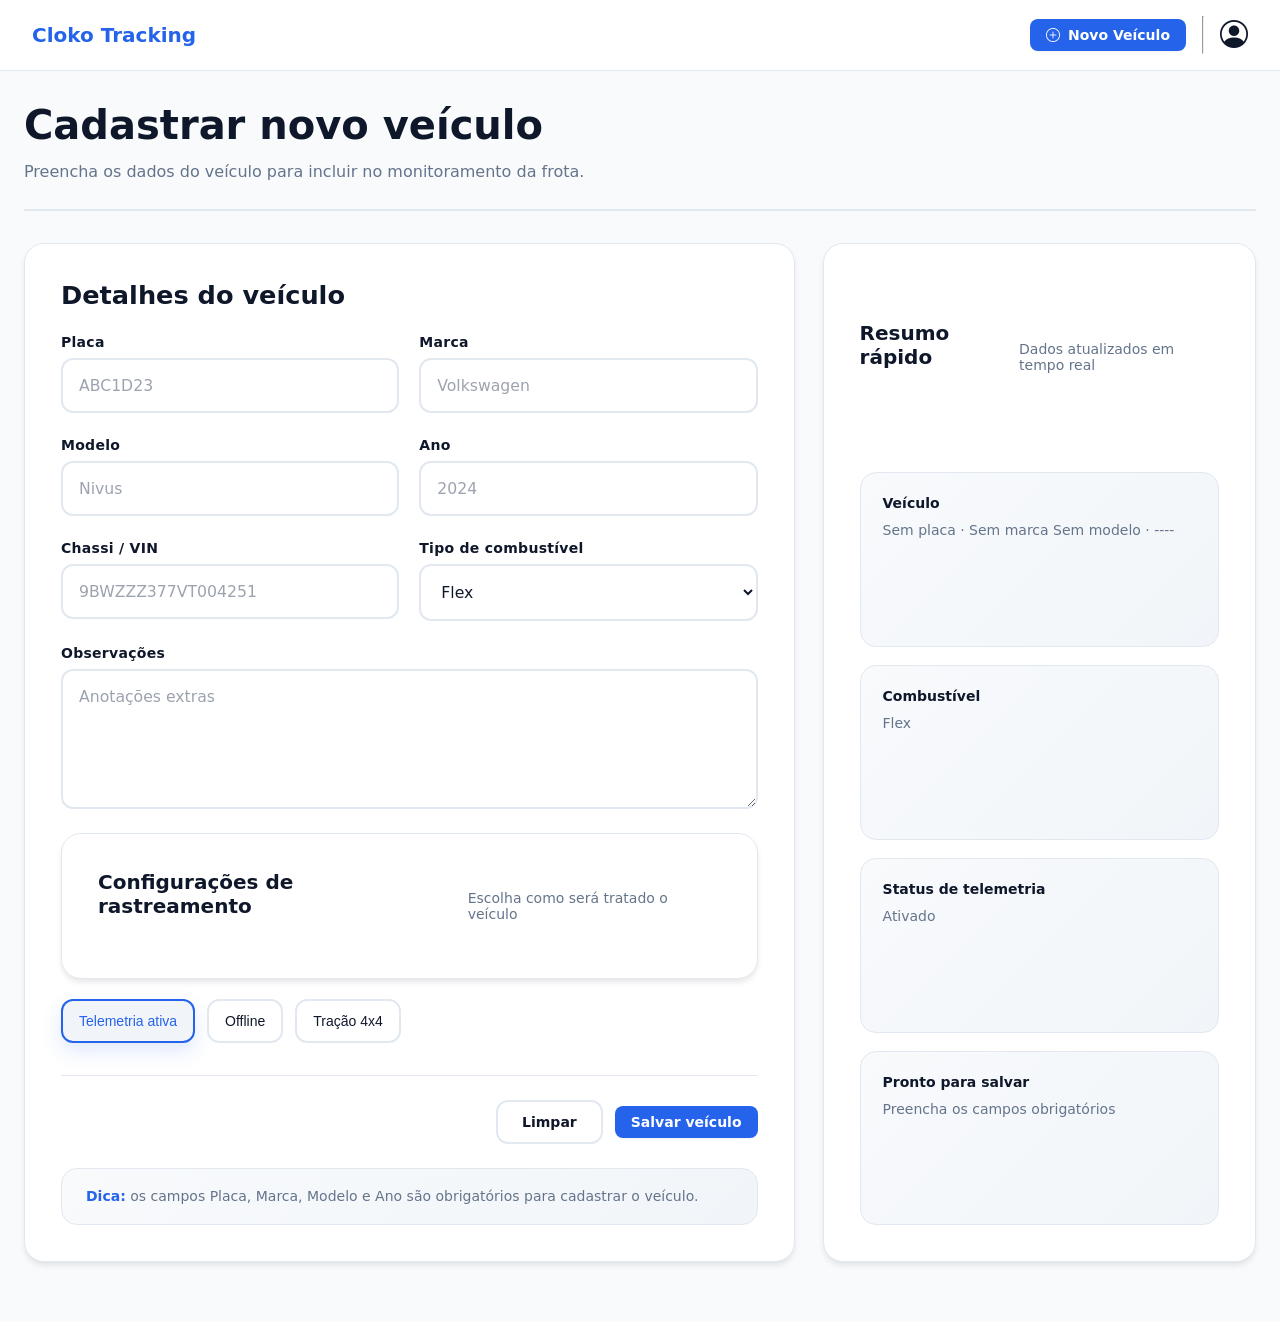
<file: cadastro-veiculo.html>
<!DOCTYPE html>
<html lang="pt-br">

<head>
    <meta charset="UTF-8">
    <meta name="viewport" content="width=device-width, initial-scale=1.0">
    <title>Cloko Tracking | Cadastro de Veículo</title>
    <link rel="stylesheet" href="./variables.css">
    <link rel="stylesheet" href="./static/css/base.css">
    <link rel="stylesheet" href="./static/css/navbar.css">
    <link rel="stylesheet" href="./cadastro-veiculo.css">
    <link rel="stylesheet" href="https://cdn.jsdelivr.net/npm/bootstrap-icons@1.10.5/font/bootstrap-icons.css">
</head>

<body>
    <header>
        <div class="navbar">
            <a href="./pages/dashboard/dashboard.html">
                <h1>Cloko Tracking</h1>
            </a>
            <div class="navbar-tools">
                <a class="btn btn-primary" href="./cadastro-veiculo.html">
                    <i class="bi bi-plus-circle"></i>
                    Novo Veículo
                </a>
                <hr>
                <div>
                    <a class="navbar-profile-link" href="./config.html">
                        <i class="bi bi-person-circle"></i>
                    </a>
                </div>
            </div>
        </div>
    </header>

    <main>
        <section class="vehicle-registration-page">
            <div class="page-header">
                <div>
                    <h1>Cadastrar novo veículo</h1>
                    <p class="page-description">Preencha os dados do veículo para incluir no monitoramento da frota.</p>
                </div>
            </div>

            <div class="registration-grid">
                <div class="panel">
                    <h2>Detalhes do veículo</h2>

                    <form class="vehicle-form">
                        <div class="form-row">
                            <div class="field-group">
                                <label for="plate">Placa</label>
                                <input id="plate" name="plate" type="text" placeholder="ABC1D23" required>
                            </div>

                            <div class="field-group">
                                <label for="brand">Marca</label>
                                <input id="brand" name="brand" type="text" placeholder="Volkswagen" required>
                            </div>
                        </div>

                        <div class="form-row">
                            <div class="field-group">
                                <label for="model">Modelo</label>
                                <input id="model" name="model" type="text" placeholder="Nivus" required>
                            </div>

                            <div class="field-group">
                                <label for="year">Ano</label>
                                <input id="year" name="year" type="number" min="1990" max="2026" placeholder="2024" required>
                            </div>
                        </div>

                        <div class="form-row">
                            <div class="field-group">
                                <label for="vin">Chassi / VIN</label>
                                <input id="vin" name="vin" type="text" placeholder="9BWZZZ377VT004251">
                            </div>

                            <div class="field-group">
                                <label for="fuel">Tipo de combustível</label>
                                <select id="fuel" name="fuel">
                                    <option value="Flex">Flex</option>
                                    <option value="Diesel">Diesel</option>
                                    <option value="Elétrico">Elétrico</option>
                                    <option value="Gás">Gás</option>
                                </select>
                            </div>
                        </div>

                        <div class="form-row full">
                            <div class="field-group">
                                <label for="obs">Observações</label>
                                <textarea id="obs" name="obs" placeholder="Anotações extras"></textarea>
                            </div>
                        </div>

                        <div class="panel section-title">
                            <h3>Configurações de rastreamento</h3>
                            <span>Escolha como será tratado o veículo</span>
                        </div>

                        <div class="quick-toggle">
                            <button type="button" class="toggle-btn active" data-toggle="sim">Telemetria ativa</button>
                            <button type="button" class="toggle-btn" data-toggle="nao">Offline</button>
                            <button type="button" class="toggle-btn" data-toggle="truck">Tração 4x4</button>
                        </div>

                        <div class="form-actions">
                            <button type="reset" class="btn btn-secondary">Limpar</button>
                            <button type="submit" class="btn btn-primary">Salvar veículo</button>
                        </div>
                    </form>

                    <div class="help-note">
                        <strong>Dica:</strong> os campos Placa, Marca, Modelo e Ano são obrigatórios para cadastrar o veículo.
                    </div>
                </div>

                <aside class="panel summary-card">
                    <div class="section-title">
                        <h3>Resumo rápido</h3>
                        <span>Dados atualizados em tempo real</span>
                    </div>

                    <div class="summary-item highlight">
                        <strong>Veículo</strong>
                        <p class="summary-vehicle">Aguardando informações...</p>
                    </div>

                    <div class="summary-item">
                        <strong>Combustível</strong>
                        <p class="summary-fuel">Escolha o tipo de combustível</p>
                    </div>

                    <div class="summary-item">
                        <strong>Status de telemetria</strong>
                        <p class="summary-status">Ativado</p>
                    </div>

                    <div class="summary-item">
                        <strong>Pronto para salvar</strong>
                        <p class="summary-ready">Preencha os campos do formulário.</p>
                    </div>
                </aside>
            </div>
        </section>
    </main>

    <script>
        const form = document.querySelector('.vehicle-form');
        const summary = {
            vehicle: document.querySelector('.summary-vehicle'),
            fuel: document.querySelector('.summary-fuel'),
            status: document.querySelector('.summary-status'),
            ready: document.querySelector('.summary-ready')
        };

        const inputs = {
            plate: document.getElementById('plate'),
            brand: document.getElementById('brand'),
            model: document.getElementById('model'),
            year: document.getElementById('year'),
            fuel: document.getElementById('fuel'),
            obs: document.getElementById('obs')
        };

        const toggles = document.querySelectorAll('.quick-toggle button');
        let trackingStatus = 'Ativado';

        const updateSummary = () => {
            const plate = inputs.plate.value.trim() || 'Sem placa';
            const brand = inputs.brand.value.trim() || 'Sem marca';
            const model = inputs.model.value.trim() || 'Sem modelo';
            const year = inputs.year.value.trim() || '----';

            summary.vehicle.textContent = `${plate} · ${brand} ${model} · ${year}`;
            summary.fuel.textContent = inputs.fuel.value;
            summary.status.textContent = trackingStatus;
            summary.ready.textContent = (inputs.plate.value && inputs.brand.value && inputs.model.value && inputs.year.value)
                ? 'Pronto para salvar'
                : 'Preencha os campos obrigatórios';
        };

        toggles.forEach(button => {
            button.addEventListener('click', () => {
                toggles.forEach(btn => btn.classList.remove('active'));
                button.classList.add('active');

                if (button.dataset.toggle === 'sim') trackingStatus = 'Ativado';
                if (button.dataset.toggle === 'nao') trackingStatus = 'Offline';
                if (button.dataset.toggle === 'truck') trackingStatus = 'Tração 4x4';

                updateSummary();
            });
        });

        Object.values(inputs).forEach(input => {
            input.addEventListener('input', updateSummary);
        });

        form.addEventListener('submit', event => {
            event.preventDefault();

            if (!inputs.plate.value || !inputs.brand.value || !inputs.model.value || !inputs.year.value) {
                alert('Preencha os campos obrigatórios para cadastrar o veículo.');
                return;
            }

            alert(`Veículo ${inputs.plate.value.toUpperCase()} cadastrado com sucesso!`);
            form.reset();
            document.querySelector('.quick-toggle button[data-toggle="sim"]').click();
            updateSummary();
        });

        document.addEventListener('DOMContentLoaded', updateSummary);
    </script>
</body>

</html>
</file>
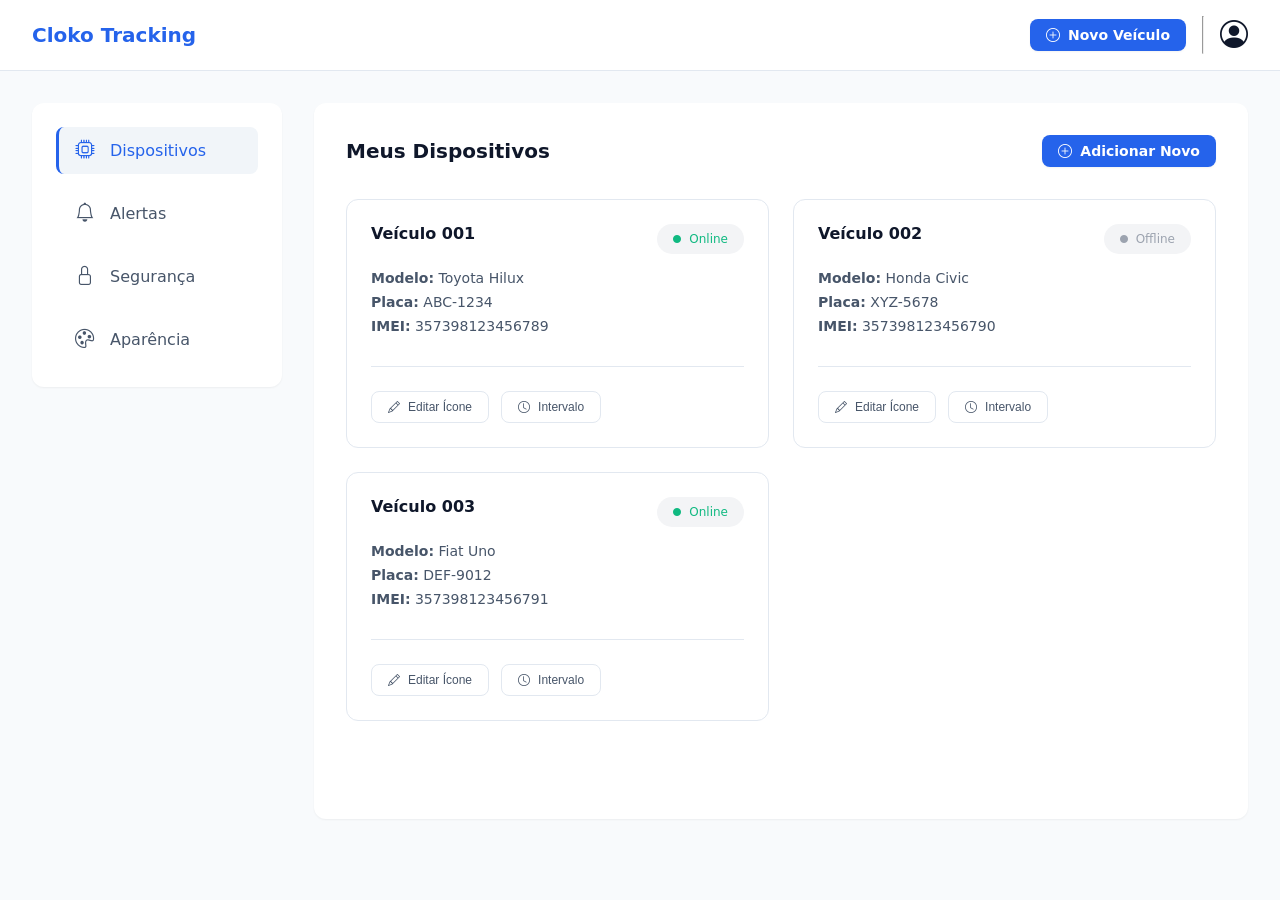
<file: config.html>
<!DOCTYPE html>
<html lang="pt-BR">
<head>
    <meta charset="UTF-8">
    <meta name="viewport" content="width=device-width, initial-scale=1.0">
    <title>Cloko Tracking | Configurações</title>
    <link rel="stylesheet" href="./variables.css">
    <link rel="stylesheet" href="./static/css/base.css">
    <link rel="stylesheet" href="./static/css/navbar.css">
    <link rel="stylesheet" href="./config.css">
    <link rel="stylesheet" href="https://cdn.jsdelivr.net/npm/bootstrap-icons@1.10.5/font/bootstrap-icons.css">
</head>
<body>
    <header>
        <div class="navbar">
            <a href="./pages/dashboard/dashboard.html">
                <h1>Cloko Tracking</h1>
            </a>
            <div class="navbar-tools">
                <a class="btn btn-primary" href="./cadastro-veiculo.html">
                    <i class="bi bi-plus-circle"></i>
                    Novo Veículo
                </a>
                <hr>
                <div>
                    <a class="navbar-profile-link" href="./config.html">
                        <i class="bi bi-person-circle"></i>
                    </a>
                </div>
            </div>
        </div>
    </header>
    <main class="settings-container">
        <aside class="settings-sidebar">
            <nav>
                <ul class="nav-list">
                    <li class="nav-item active" data-target="devices">
                        <i class="bi bi-cpu"></i>
                        <span>Dispositivos</span>
                    </li>
                    <li class="nav-item" data-target="alerts">
                        <i class="bi bi-bell"></i>
                        <span>Alertas</span>
                    </li>
                    <li class="nav-item" data-target="security">
                        <i class="bi bi-lock"></i>
                        <span>Segurança</span>
                    </li>
                    <li class="nav-item" data-target="appearance">
                        <i class="bi bi-palette"></i>
                        <span>Aparência</span>
                    </li>
                </ul>
            </nav>
        </aside>
        <section class="settings-content">
            <!-- SEÇÃO 1: Gerenciamento de Dispositivos -->
            <div id="devices" class="tab-content active">
                <div class="section-header">
                    <h2>Meus Dispositivos</h2>
                    <a class="btn btn-primary" href="./cadastro-veiculo.html">
                        <i class="bi bi-plus-circle"></i>
                        Adicionar Novo
                    </a>
                </div>

                <div class="device-grid">
                    <div class="device-card">
                        <div class="device-header">
                            <h3>Veículo 001</h3>
                            <span class="status-badge online">
                                <i class="bi bi-circle-fill"></i> Online
                            </span>
                        </div>
                        <div class="device-info">
                            <p><strong>Modelo:</strong> Toyota Hilux</p>
                            <p><strong>Placa:</strong> ABC-1234</p>
                            <p><strong>IMEI:</strong> 357398123456789</p>
                        </div>
                        <div class="device-actions">
                            <button class="btn-action" title="Editar ícone">
                                <i class="bi bi-pencil"></i> Editar Ícone
                            </button>
                            <button class="btn-action" title="Intervalo de transmissão">
                                <i class="bi bi-clock"></i> Intervalo
                            </button>
                        </div>
                    </div>

                    <div class="device-card">
                        <div class="device-header">
                            <h3>Veículo 002</h3>
                            <span class="status-badge offline">
                                <i class="bi bi-circle-fill"></i> Offline
                            </span>
                        </div>
                        <div class="device-info">
                            <p><strong>Modelo:</strong> Honda Civic</p>
                            <p><strong>Placa:</strong> XYZ-5678</p>
                            <p><strong>IMEI:</strong> 357398123456790</p>
                        </div>
                        <div class="device-actions">
                            <button class="btn-action" title="Editar ícone">
                                <i class="bi bi-pencil"></i> Editar Ícone
                            </button>
                            <button class="btn-action" title="Intervalo de transmissão">
                                <i class="bi bi-clock"></i> Intervalo
                            </button>
                        </div>
                    </div>

                    <div class="device-card">
                        <div class="device-header">
                            <h3>Veículo 003</h3>
                            <span class="status-badge online">
                                <i class="bi bi-circle-fill"></i> Online
                            </span>
                        </div>
                        <div class="device-info">
                            <p><strong>Modelo:</strong> Fiat Uno</p>
                            <p><strong>Placa:</strong> DEF-9012</p>
                            <p><strong>IMEI:</strong> 357398123456791</p>
                        </div>
                        <div class="device-actions">
                            <button class="btn-action" title="Editar ícone">
                                <i class="bi bi-pencil"></i> Editar Ícone
                            </button>
                            <button class="btn-action" title="Intervalo de transmissão">
                                <i class="bi bi-clock"></i> Intervalo
                            </button>
                        </div>
                    </div>
                </div>
            </div>

            <!-- SEÇÃO 2: Alertas e Notificações -->
            <div id="alerts" class="tab-content">
                <h2>Configurações de Alertas</h2>

                <!-- Canais de Alerta -->
                <div class="notification-group">
                    <h3>Canais de Alerta</h3>
                    <div class="alert-channels">
                        <label class="checkbox-container">
                            <input type="checkbox" checked>
                            <span class="checkbox-label">
                                <i class="bi bi-envelope"></i> E-mail
                            </span>
                        </label>
                        <label class="checkbox-container">
                            <input type="checkbox" checked>
                            <span class="checkbox-label">
                                <i class="bi bi-bell"></i> Notificação Push
                            </span>
                        </label>
                        <label class="checkbox-container">
                            <input type="checkbox">
                            <span class="checkbox-label">
                                <i class="bi bi-whatsapp"></i> WhatsApp
                            </span>
                        </label>
                    </div>
                </div>

                <!-- Regras de Eventos -->
                <div class="alert-rules">
                    <h3>Regras de Eventos</h3>
                    <div class="rule-container">
                        <div class="rule-item">
                            <label for="speed-limit">
                                <i class="bi bi-speedometer2"></i> Excesso de Velocidade
                                <span class="rule-value" id="speed-value">80 km/h</span>
                            </label>
                            <input type="range" id="speed-limit" min="30" max="150" value="80" class="slider">
                        </div>

                        <div class="rule-item">
                            <label for="ignition-time">
                                <i class="bi bi-lightning"></i> Ignição Ligada
                                <span class="rule-value" id="ignition-value">30 minutos</span>
                            </label>
                            <input type="range" id="ignition-time" min="5" max="120" value="30" step="5" class="slider">
                        </div>

                        <div class="rule-item">
                            <label for="battery-alert">
                                <i class="bi bi-battery"></i> Nível de Bateria
                                <span class="rule-value" id="battery-value">20%</span>
                            </label>
                            <input type="range" id="battery-alert" min="5" max="50" value="20" step="5" class="slider">
                        </div>
                    </div>
                </div>
            </div>

            <!-- SEÇÃO 3: Segurança e Permissões -->
            <div id="security" class="tab-content">
                <h2>Segurança e Acesso</h2>

                <!-- Autenticação -->
                <div class="auth-settings">
                    <h3>Autenticação</h3>
                    <div class="auth-options">
                        <div class="auth-option">
                            <div class="option-header">
                                <h4>Autenticação em 2 Etapas</h4>
                                <span class="status-label">Desativado</span>
                            </div>
                            <p class="option-description">Adicione uma camada extra de segurança à sua conta</p>
                            <button class="btn-secondary">
                                <i class="bi bi-shield-lock"></i> Ativar
                            </button>
                        </div>

                        <div class="auth-option">
                            <div class="option-header">
                                <h4>Trocar Senha</h4>
                            </div>
                            <p class="option-description">Atualize sua senha regularmente para manter sua conta segura</p>
                            <form class="password-form">
                                <input type="password" placeholder="Senha Atual" class="form-input">
                                <input type="password" placeholder="Nova Senha" class="form-input">
                                <input type="password" placeholder="Confirmar Nova Senha" class="form-input">
                                <button type="submit" class="btn-secondary">Atualizar Senha</button>
                            </form>
                        </div>
                    </div>
                </div>

                <!-- Gerenciamento de Usuários -->
                <div class="user-management">
                    <h3>Gerenciamento de Usuários</h3>
                    <div class="table-wrapper">
                        <table class="users-table">
                            <thead>
                                <tr>
                                    <th>Usuário</th>
                                    <th>Email</th>
                                    <th>Permissão</th>
                                    <th>Ações</th>
                                </tr>
                            </thead>
                            <tbody>
                                <tr>
                                    <td>João Silva</td>
                                    <td>joao@cloko.com</td>
                                    <td>
                                        <select class="permission-select">
                                            <option selected>Admin</option>
                                            <option>Visualizador</option>
                                            <option>Editor</option>
                                        </select>
                                    </td>
                                    <td>
                                        <button class="btn-icon" title="Editar">
                                            <i class="bi bi-pencil"></i>
                                        </button>
                                        <button class="btn-icon btn-danger" title="Remover">
                                            <i class="bi bi-trash"></i>
                                        </button>
                                    </td>
                                </tr>
                                <tr>
                                    <td>Maria Santos</td>
                                    <td>maria@cloko.com</td>
                                    <td>
                                        <select class="permission-select">
                                            <option>Admin</option>
                                            <option selected>Visualizador</option>
                                            <option>Editor</option>
                                        </select>
                                    </td>
                                    <td>
                                        <button class="btn-icon" title="Editar">
                                            <i class="bi bi-pencil"></i>
                                        </button>
                                        <button class="btn-icon btn-danger" title="Remover">
                                            <i class="bi bi-trash"></i>
                                        </button>
                                    </td>
                                </tr>
                                <tr>
                                    <td>Pedro Costa</td>
                                    <td>pedro@cloko.com</td>
                                    <td>
                                        <select class="permission-select">
                                            <option>Admin</option>
                                            <option selected>Editor</option>
                                            <option>Visualizador</option>
                                        </select>
                                    </td>
                                    <td>
                                        <button class="btn-icon" title="Editar">
                                            <i class="bi bi-pencil"></i>
                                        </button>
                                        <button class="btn-icon btn-danger" title="Remover">
                                            <i class="bi bi-trash"></i>
                                        </button>
                                    </td>
                                </tr>
                            </tbody>
                        </table>
                    </div>
                    <button class="btn-secondary">
                        <i class="bi bi-person-plus"></i> Adicionar Novo Usuário
                    </button>
                </div>
            </div>

            <!-- SEÇÃO 4: Aparência (Modo Light/Dark) -->
            <div id="appearance" class="tab-content">
                <h2>Aparência do Sistema</h2>

                <div class="theme-switch-container">
                    <div class="theme-option">
                        <h3>
                            <i class="bi bi-palette"></i> Tema do Sistema
                        </h3>
                        <p class="theme-description">Escolha entre modo claro e escuro para melhor conforto visual</p>
                        
                        <div class="toggle-container">
                            <button class="theme-btn theme-light active" data-theme="light">
                                <i class="bi bi-sun"></i>
                                <span>Claro</span>
                            </button>
                            <button class="theme-btn theme-dark" data-theme="dark">
                                <i class="bi bi-moon"></i>
                                <span>Escuro</span>
                            </button>
                        </div>

                        <div class="toggle-switch">
                            <input type="checkbox" id="theme-toggle" class="toggle-checkbox">
                            <label for="theme-toggle" class="toggle-label">
                                <span class="toggle-knob"></span>
                            </label>
                        </div>
                    </div>

                    <div class="theme-preview">
                        <h4>Visualização da Interface</h4>
                        <div class="preview-box preview-light">
                            <div class="preview-header">Header</div>
                            <div class="preview-content">Conteúdo da página</div>
                        </div>
                    </div>
                </div>
            </div>
        </section>
    </main>
    <script src="./sidebar.js"></script>
</body>
</html>
</file>
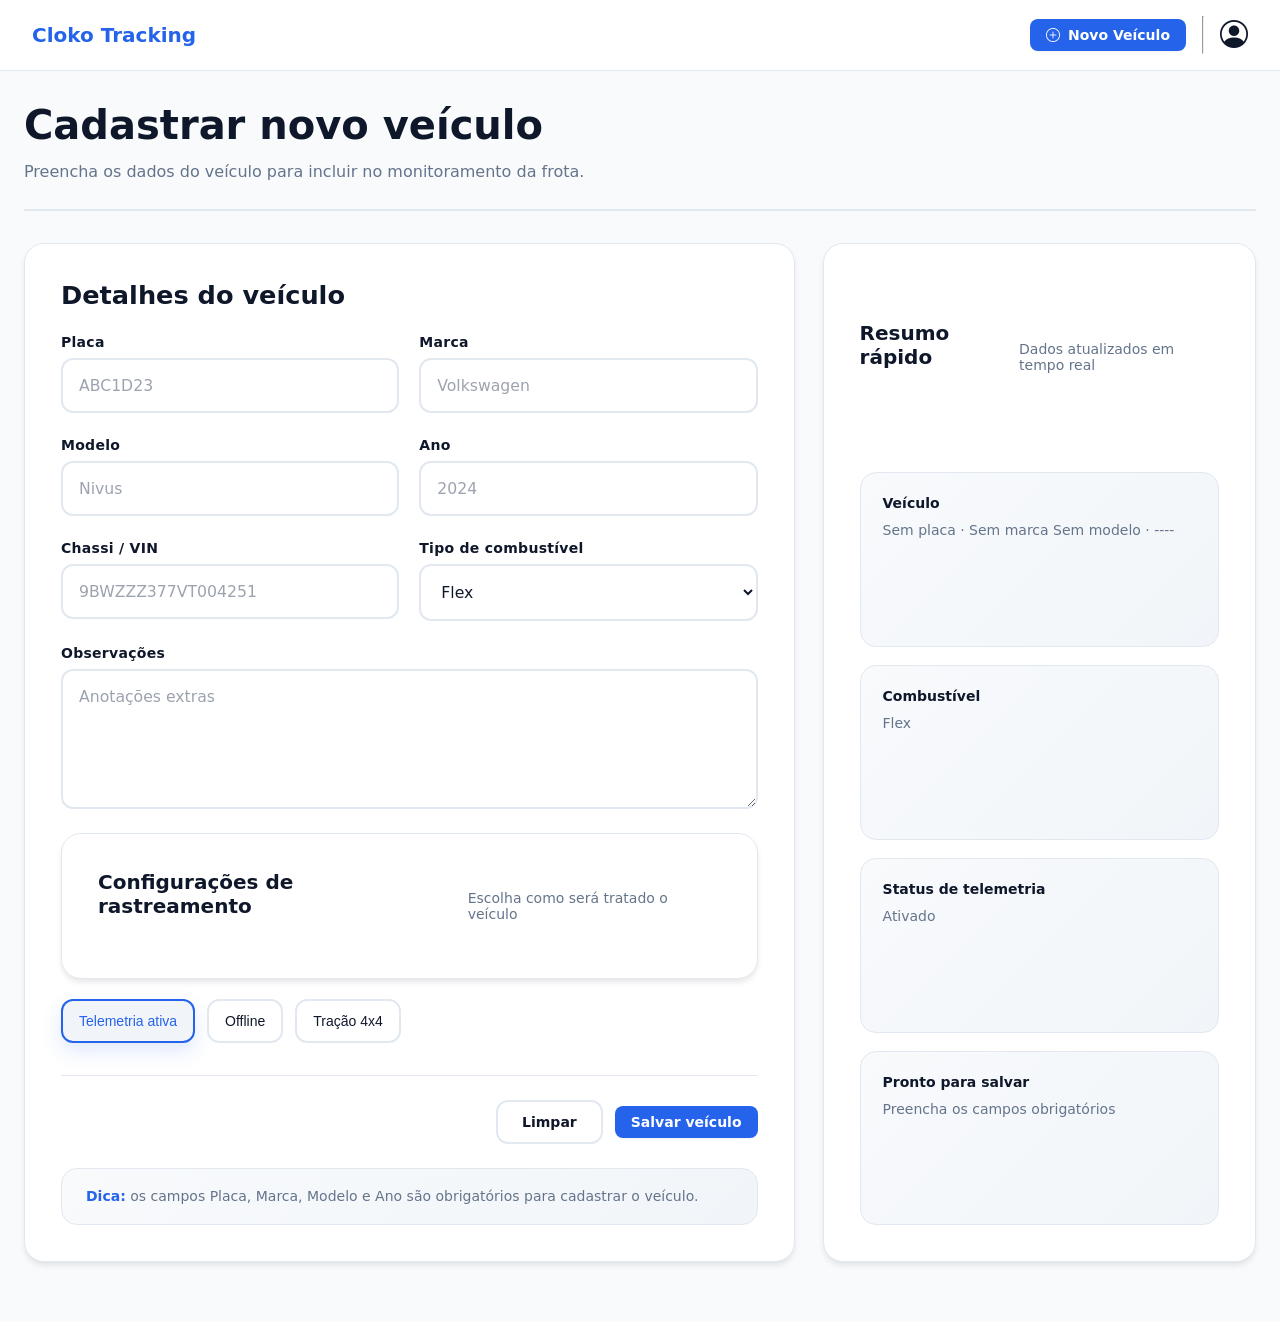
<file: pages/cadastro/cadastro-veiculo.html>
<!DOCTYPE html>
<html lang="pt-br">

<head>
    <meta charset="UTF-8">
    <meta name="viewport" content="width=device-width, initial-scale=1.0">
    <title>Cloko Tracking | Cadastro de Veículo</title>
    <link rel="stylesheet" href="../../static/css/variables.css">
    <link rel="stylesheet" href="../../static/css/base.css">
    <link rel="stylesheet" href="../../static/css/navbar.css">
    <link rel="stylesheet" href="../../static/css/cadastro-veiculo.css">
    <link rel="stylesheet" href="https://cdn.jsdelivr.net/npm/bootstrap-icons@1.10.5/font/bootstrap-icons.css">
</head>

<body>
    <header>
        <div class="navbar">
            <a href="../dashboard/dashboard.html">
                <h1>Cloko Tracking</h1>
            </a>
            <div class="navbar-tools">
                <a class="btn btn-primary" href="./cadastro-veiculo.html">
                    <i class="bi bi-plus-circle"></i>
                    Novo Veículo
                </a>
                <hr>
                <div>
                    <a class="navbar-profile-link" href="../config/config.html">
                        <i class="bi bi-person-circle"></i>
                    </a>
                </div>
            </div>
        </div>
    </header>

    <main>
        <section class="vehicle-registration-page">
            <div class="page-header">
                <div>
                    <h1>Cadastrar novo veículo</h1>
                    <p class="page-description">Preencha os dados do veículo para incluir no monitoramento da frota.</p>
                </div>
            </div>

            <div class="registration-grid">
                <div class="panel">
                    <h2>Detalhes do veículo</h2>

                    <form class="vehicle-form">
                        <div class="form-row">
                            <div class="field-group">
                                <label for="plate">Placa</label>
                                <input id="plate" name="plate" type="text" placeholder="ABC1D23" required>
                            </div>

                            <div class="field-group">
                                <label for="brand">Marca</label>
                                <input id="brand" name="brand" type="text" placeholder="Volkswagen" required>
                            </div>
                        </div>

                        <div class="form-row">
                            <div class="field-group">
                                <label for="model">Modelo</label>
                                <input id="model" name="model" type="text" placeholder="Nivus" required>
                            </div>

                            <div class="field-group">
                                <label for="year">Ano</label>
                                <input id="year" name="year" type="number" min="1990" max="2026" placeholder="2024" required>
                            </div>
                        </div>

                        <div class="form-row">
                            <div class="field-group">
                                <label for="vin">Chassi / VIN</label>
                                <input id="vin" name="vin" type="text" placeholder="9BWZZZ377VT004251">
                            </div>

                            <div class="field-group">
                                <label for="fuel">Tipo de combustível</label>
                                <select id="fuel" name="fuel">
                                    <option value="Flex">Flex</option>
                                    <option value="Diesel">Diesel</option>
                                    <option value="Elétrico">Elétrico</option>
                                    <option value="Gás">Gás</option>
                                </select>
                            </div>
                        </div>

                        <div class="form-row full">
                            <div class="field-group">
                                <label for="obs">Observações</label>
                                <textarea id="obs" name="obs" placeholder="Anotações extras"></textarea>
                            </div>
                        </div>

                        <div class="panel section-title">
                            <h3>Configurações de rastreamento</h3>
                            <span>Escolha como será tratado o veículo</span>
                        </div>

                        <div class="quick-toggle">
                            <button type="button" class="toggle-btn active" data-toggle="sim">Telemetria ativa</button>
                            <button type="button" class="toggle-btn" data-toggle="nao">Offline</button>
                            <button type="button" class="toggle-btn" data-toggle="truck">Tração 4x4</button>
                        </div>

                        <div class="form-actions">
                            <button type="reset" class="btn btn-secondary">Limpar</button>
                            <button type="submit" class="btn btn-primary">Salvar veículo</button>
                        </div>
                    </form>

                    <div class="help-note">
                        <strong>Dica:</strong> os campos Placa, Marca, Modelo e Ano são obrigatórios para cadastrar o veículo.
                    </div>
                </div>

                <aside class="panel summary-card">
                    <div class="section-title">
                        <h3>Resumo rápido</h3>
                        <span>Dados atualizados em tempo real</span>
                    </div>

                    <div class="summary-item highlight">
                        <strong>Veículo</strong>
                        <p class="summary-vehicle">Aguardando informações...</p>
                    </div>

                    <div class="summary-item">
                        <strong>Combustível</strong>
                        <p class="summary-fuel">Escolha o tipo de combustível</p>
                    </div>

                    <div class="summary-item">
                        <strong>Status de telemetria</strong>
                        <p class="summary-status">Ativado</p>
                    </div>

                    <div class="summary-item">
                        <strong>Pronto para salvar</strong>
                        <p class="summary-ready">Preencha os campos do formulário.</p>
                    </div>
                </aside>
            </div>
        </section>
    </main>

    <script>
        const form = document.querySelector('.vehicle-form');
        const summary = {
            vehicle: document.querySelector('.summary-vehicle'),
            fuel: document.querySelector('.summary-fuel'),
            status: document.querySelector('.summary-status'),
            ready: document.querySelector('.summary-ready')
        };

        const inputs = {
            plate: document.getElementById('plate'),
            brand: document.getElementById('brand'),
            model: document.getElementById('model'),
            year: document.getElementById('year'),
            fuel: document.getElementById('fuel'),
            obs: document.getElementById('obs')
        };

        const toggles = document.querySelectorAll('.quick-toggle button');
        let trackingStatus = 'Ativado';

        const updateSummary = () => {
            const plate = inputs.plate.value.trim() || 'Sem placa';
            const brand = inputs.brand.value.trim() || 'Sem marca';
            const model = inputs.model.value.trim() || 'Sem modelo';
            const year = inputs.year.value.trim() || '----';

            summary.vehicle.textContent = `${plate} · ${brand} ${model} · ${year}`;
            summary.fuel.textContent = inputs.fuel.value;
            summary.status.textContent = trackingStatus;
            summary.ready.textContent = (inputs.plate.value && inputs.brand.value && inputs.model.value && inputs.year.value)
                ? 'Pronto para salvar'
                : 'Preencha os campos obrigatórios';
        };

        toggles.forEach(button => {
            button.addEventListener('click', () => {
                toggles.forEach(btn => btn.classList.remove('active'));
                button.classList.add('active');

                if (button.dataset.toggle === 'sim') trackingStatus = 'Ativado';
                if (button.dataset.toggle === 'nao') trackingStatus = 'Offline';
                if (button.dataset.toggle === 'truck') trackingStatus = 'Tração 4x4';

                updateSummary();
            });
        });

        Object.values(inputs).forEach(input => {
            input.addEventListener('input', updateSummary);
        });

        form.addEventListener('submit', event => {
            event.preventDefault();

            if (!inputs.plate.value || !inputs.brand.value || !inputs.model.value || !inputs.year.value) {
                alert('Preencha os campos obrigatórios para cadastrar o veículo.');
                return;
            }

            alert(`Veículo ${inputs.plate.value.toUpperCase()} cadastrado com sucesso!`);
            form.reset();
            document.querySelector('.quick-toggle button[data-toggle="sim"]').click();
            updateSummary();
        });

        document.addEventListener('DOMContentLoaded', updateSummary);
    </script>
</body>

</html>
</file>
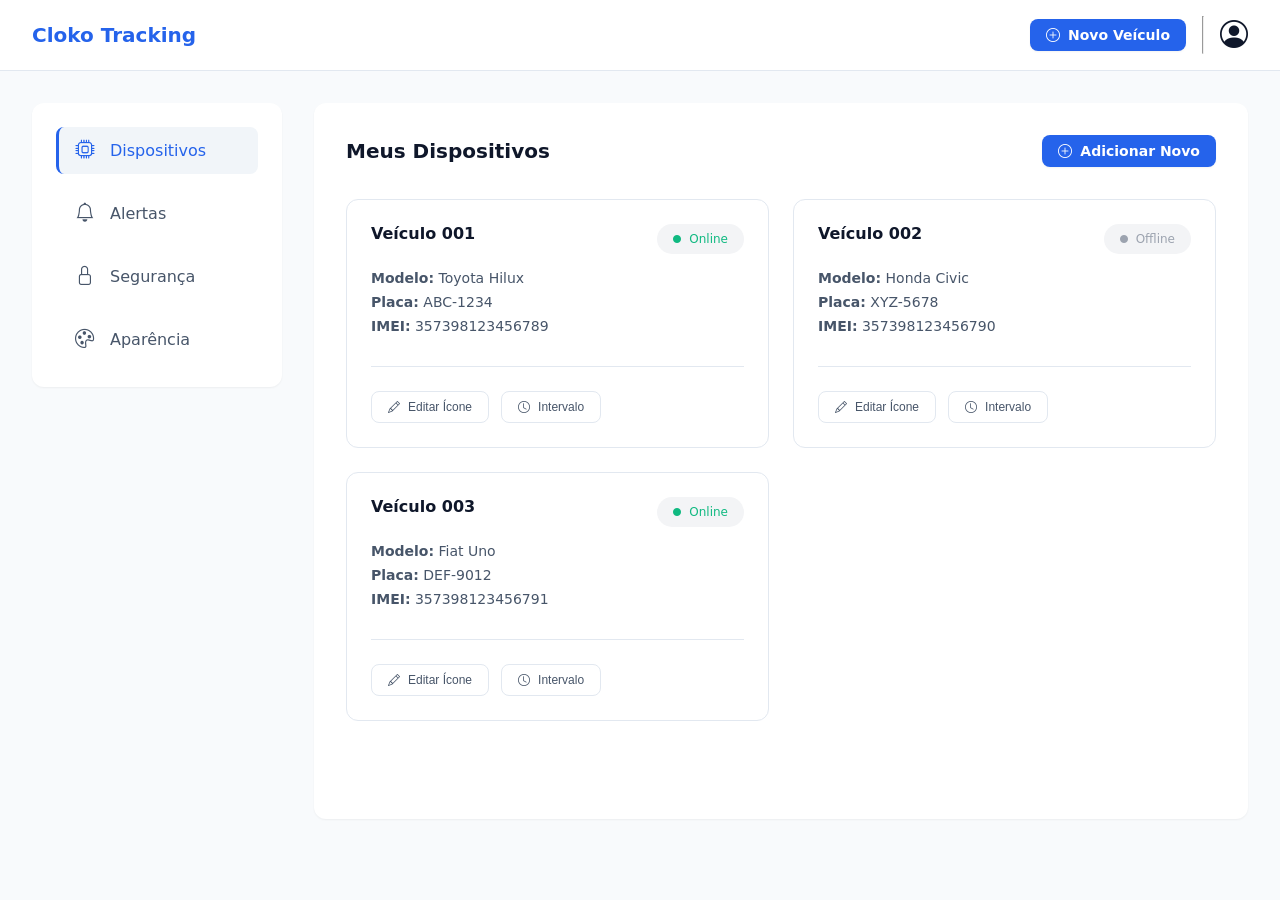
<file: pages/config/config.html>
<!DOCTYPE html>
<html lang="pt-BR">
<head>
    <meta charset="UTF-8">
    <meta name="viewport" content="width=device-width, initial-scale=1.0">
    <title>Cloko Tracking | Configurações</title>
    <link rel="stylesheet" href="../../static/css/variables.css">
    <link rel="stylesheet" href="../../static/css/base.css">
    <link rel="stylesheet" href="../../static/css/navbar.css">
    <link rel="stylesheet" href="../../static/css/config.css">
    <link rel="stylesheet" href="https://cdn.jsdelivr.net/npm/bootstrap-icons@1.10.5/font/bootstrap-icons.css">
</head>
<body>
    <header>
        <div class="navbar">
            <a href="../dashboard/dashboard.html">
                <h1>Cloko Tracking</h1>
            </a>
            <div class="navbar-tools">
                <a class="btn btn-primary" href="../cadastro/cadastro-veiculo.html">
                    <i class="bi bi-plus-circle"></i>
                    Novo Veículo
                </a>
                <hr>
                <div>
                    <a class="navbar-profile-link" href="./config.html">
                        <i class="bi bi-person-circle"></i>
                    </a>
                </div>
            </div>
        </div>
    </header>
    <main class="settings-container">
        <aside class="settings-sidebar">
            <nav>
                <ul class="nav-list">
                    <li class="nav-item active" data-target="devices">
                        <i class="bi bi-cpu"></i>
                        <span>Dispositivos</span>
                    </li>
                    <li class="nav-item" data-target="alerts">
                        <i class="bi bi-bell"></i>
                        <span>Alertas</span>
                    </li>
                    <li class="nav-item" data-target="security">
                        <i class="bi bi-lock"></i>
                        <span>Segurança</span>
                    </li>
                    <li class="nav-item" data-target="appearance">
                        <i class="bi bi-palette"></i>
                        <span>Aparência</span>
                    </li>
                </ul>
            </nav>
        </aside>
        <section class="settings-content">
            <!-- SEÇÃO 1: Gerenciamento de Dispositivos -->
            <div id="devices" class="tab-content active">
                <div class="section-header">
                    <h2>Meus Dispositivos</h2>
                    <a class="btn btn-primary" href="../cadastro/cadastro-veiculo.html">
                        <i class="bi bi-plus-circle"></i>
                        Adicionar Novo
                    </a>
                </div>

                <div class="device-grid">
                    <div class="device-card">
                        <div class="device-header">
                            <h3>Veículo 001</h3>
                            <span class="status-badge online">
                                <i class="bi bi-circle-fill"></i> Online
                            </span>
                        </div>
                        <div class="device-info">
                            <p><strong>Modelo:</strong> Toyota Hilux</p>
                            <p><strong>Placa:</strong> ABC-1234</p>
                            <p><strong>IMEI:</strong> 357398123456789</p>
                        </div>
                        <div class="device-actions">
                            <button class="btn-action" title="Editar ícone">
                                <i class="bi bi-pencil"></i> Editar Ícone
                            </button>
                            <button class="btn-action" title="Intervalo de transmissão">
                                <i class="bi bi-clock"></i> Intervalo
                            </button>
                        </div>
                    </div>

                    <div class="device-card">
                        <div class="device-header">
                            <h3>Veículo 002</h3>
                            <span class="status-badge offline">
                                <i class="bi bi-circle-fill"></i> Offline
                            </span>
                        </div>
                        <div class="device-info">
                            <p><strong>Modelo:</strong> Honda Civic</p>
                            <p><strong>Placa:</strong> XYZ-5678</p>
                            <p><strong>IMEI:</strong> 357398123456790</p>
                        </div>
                        <div class="device-actions">
                            <button class="btn-action" title="Editar ícone">
                                <i class="bi bi-pencil"></i> Editar Ícone
                            </button>
                            <button class="btn-action" title="Intervalo de transmissão">
                                <i class="bi bi-clock"></i> Intervalo
                            </button>
                        </div>
                    </div>

                    <div class="device-card">
                        <div class="device-header">
                            <h3>Veículo 003</h3>
                            <span class="status-badge online">
                                <i class="bi bi-circle-fill"></i> Online
                            </span>
                        </div>
                        <div class="device-info">
                            <p><strong>Modelo:</strong> Fiat Uno</p>
                            <p><strong>Placa:</strong> DEF-9012</p>
                            <p><strong>IMEI:</strong> 357398123456791</p>
                        </div>
                        <div class="device-actions">
                            <button class="btn-action" title="Editar ícone">
                                <i class="bi bi-pencil"></i> Editar Ícone
                            </button>
                            <button class="btn-action" title="Intervalo de transmissão">
                                <i class="bi bi-clock"></i> Intervalo
                            </button>
                        </div>
                    </div>
                </div>
            </div>

            <!-- SEÇÃO 2: Alertas e Notificações -->
            <div id="alerts" class="tab-content">
                <h2>Configurações de Alertas</h2>

                <!-- Canais de Alerta -->
                <div class="notification-group">
                    <h3>Canais de Alerta</h3>
                    <div class="alert-channels">
                        <label class="checkbox-container">
                            <input type="checkbox" checked>
                            <span class="checkbox-label">
                                <i class="bi bi-envelope"></i> E-mail
                            </span>
                        </label>
                        <label class="checkbox-container">
                            <input type="checkbox" checked>
                            <span class="checkbox-label">
                                <i class="bi bi-bell"></i> Notificação Push
                            </span>
                        </label>
                        <label class="checkbox-container">
                            <input type="checkbox">
                            <span class="checkbox-label">
                                <i class="bi bi-whatsapp"></i> WhatsApp
                            </span>
                        </label>
                    </div>
                </div>

                <!-- Regras de Eventos -->
                <div class="alert-rules">
                    <h3>Regras de Eventos</h3>
                    <div class="rule-container">
                        <div class="rule-item">
                            <label for="speed-limit">
                                <i class="bi bi-speedometer2"></i> Excesso de Velocidade
                                <span class="rule-value" id="speed-value">80 km/h</span>
                            </label>
                            <input type="range" id="speed-limit" min="30" max="150" value="80" class="slider">
                        </div>

                        <div class="rule-item">
                            <label for="ignition-time">
                                <i class="bi bi-lightning"></i> Ignição Ligada
                                <span class="rule-value" id="ignition-value">30 minutos</span>
                            </label>
                            <input type="range" id="ignition-time" min="5" max="120" value="30" step="5" class="slider">
                        </div>

                        <div class="rule-item">
                            <label for="battery-alert">
                                <i class="bi bi-battery"></i> Nível de Bateria
                                <span class="rule-value" id="battery-value">20%</span>
                            </label>
                            <input type="range" id="battery-alert" min="5" max="50" value="20" step="5" class="slider">
                        </div>
                    </div>
                </div>
            </div>

            <!-- SEÇÃO 3: Segurança e Permissões -->
            <div id="security" class="tab-content">
                <h2>Segurança e Acesso</h2>

                <!-- Autenticação -->
                <div class="auth-settings">
                    <h3>Autenticação</h3>
                    <div class="auth-options">
                        <div class="auth-option">
                            <div class="option-header">
                                <h4>Autenticação em 2 Etapas</h4>
                                <span class="status-label">Desativado</span>
                            </div>
                            <p class="option-description">Adicione uma camada extra de segurança à sua conta</p>
                            <button class="btn-secondary">
                                <i class="bi bi-shield-lock"></i> Ativar
                            </button>
                        </div>

                        <div class="auth-option">
                            <div class="option-header">
                                <h4>Trocar Senha</h4>
                            </div>
                            <p class="option-description">Atualize sua senha regularmente para manter sua conta segura</p>
                            <form class="password-form">
                                <input type="password" placeholder="Senha Atual" class="form-input">
                                <input type="password" placeholder="Nova Senha" class="form-input">
                                <input type="password" placeholder="Confirmar Nova Senha" class="form-input">
                                <button type="submit" class="btn-secondary">Atualizar Senha</button>
                            </form>
                        </div>
                    </div>
                </div>

                <!-- Gerenciamento de Usuários -->
                <div class="user-management">
                    <h3>Gerenciamento de Usuários</h3>
                    <div class="table-wrapper">
                        <table class="users-table">
                            <thead>
                                <tr>
                                    <th>Usuário</th>
                                    <th>Email</th>
                                    <th>Permissão</th>
                                    <th>Ações</th>
                                </tr>
                            </thead>
                            <tbody>
                                <tr>
                                    <td>João Silva</td>
                                    <td>joao@cloko.com</td>
                                    <td>
                                        <select class="permission-select">
                                            <option selected>Admin</option>
                                            <option>Visualizador</option>
                                            <option>Editor</option>
                                        </select>
                                    </td>
                                    <td>
                                        <button class="btn-icon" title="Editar">
                                            <i class="bi bi-pencil"></i>
                                        </button>
                                        <button class="btn-icon btn-danger" title="Remover">
                                            <i class="bi bi-trash"></i>
                                        </button>
                                    </td>
                                </tr>
                                <tr>
                                    <td>Maria Santos</td>
                                    <td>maria@cloko.com</td>
                                    <td>
                                        <select class="permission-select">
                                            <option>Admin</option>
                                            <option selected>Visualizador</option>
                                            <option>Editor</option>
                                        </select>
                                    </td>
                                    <td>
                                        <button class="btn-icon" title="Editar">
                                            <i class="bi bi-pencil"></i>
                                        </button>
                                        <button class="btn-icon btn-danger" title="Remover">
                                            <i class="bi bi-trash"></i>
                                        </button>
                                    </td>
                                </tr>
                                <tr>
                                    <td>Pedro Costa</td>
                                    <td>pedro@cloko.com</td>
                                    <td>
                                        <select class="permission-select">
                                            <option>Admin</option>
                                            <option selected>Editor</option>
                                            <option>Visualizador</option>
                                        </select>
                                    </td>
                                    <td>
                                        <button class="btn-icon" title="Editar">
                                            <i class="bi bi-pencil"></i>
                                        </button>
                                        <button class="btn-icon btn-danger" title="Remover">
                                            <i class="bi bi-trash"></i>
                                        </button>
                                    </td>
                                </tr>
                            </tbody>
                        </table>
                    </div>
                    <button class="btn-secondary">
                        <i class="bi bi-person-plus"></i> Adicionar Novo Usuário
                    </button>
                </div>
            </div>

            <!-- SEÇÃO 4: Aparência (Modo Light/Dark) -->
            <div id="appearance" class="tab-content">
                <h2>Aparência do Sistema</h2>

                <div class="theme-switch-container">
                    <div class="theme-option">
                        <h3>
                            <i class="bi bi-palette"></i> Tema do Sistema
                        </h3>
                        <p class="theme-description">Escolha entre modo claro e escuro para melhor conforto visual</p>
                        
                        <div class="toggle-container">
                            <button class="theme-btn theme-light active" data-theme="light">
                                <i class="bi bi-sun"></i>
                                <span>Claro</span>
                            </button>
                            <button class="theme-btn theme-dark" data-theme="dark">
                                <i class="bi bi-moon"></i>
                                <span>Escuro</span>
                            </button>
                        </div>

                        <div class="toggle-switch">
                            <input type="checkbox" id="theme-toggle" class="toggle-checkbox">
                            <label for="theme-toggle" class="toggle-label">
                                <span class="toggle-knob"></span>
                            </label>
                        </div>
                    </div>

                    <div class="theme-preview">
                        <h4>Visualização da Interface</h4>
                        <div class="preview-box preview-light">
                            <div class="preview-header">Header</div>
                            <div class="preview-content">Conteúdo da página</div>
                        </div>
                    </div>
                </div>
            </div>
        </section>
    </main>
    <script src="../../static/js/sidebar.js"></script>
</body>
</html>
</file>
<file: variables.css>
* {
    margin: 0;
    padding: 0;
    box-sizing: border-box;
}
:root {
  --color-primary: #2563EB;
  --color-primary-hover: #1D4ED8;
  --color-secondary: #1E293B;
  --color-accent: #38BDF8;

  --color-success: #10B981;
  --color-error: #DC2626;
  --color-warning: #F59E0B;
  
  --status-offline: #9CA3AF;
  --status-offline-bg: #F3F4F6;

  --bg-app: #F8FAFC;
  --bg-panel: #FFFFFF;
  --bg-map-overlay: rgba(255, 255, 255, 0.9);
  --bg-input: #F1F5F9;

  --font-sans: 'Inter', system-ui, -apple-system, sans-serif;
  --font-mono: 'JetBrains Mono', 'Courier New', monospace;

  --text-primary: #0F172A;
  --text-secondary: #475569;
  --text-tertiary: #64748B;
  --text-inverse: #FFFFFF;

  --text-xs: 0.75rem;
  --text-sm: 0.875rem;
  --text-base: 1rem;
  --text-lg: 1.125rem;
  --text-xl: 1.25rem;
  --text-title: 2.5rem;

  --border-color: #E2E8F0;
  --border-radius-sm: 4px;
  --border-radius-md: 8px;
  --border-radius-lg: 12px;
  --border-radius-full: 5%;

  --space-1: 0.25rem;      
  --space-2: 0.5rem;       
  --space-3: 0.75rem;      
  --space-4: 1rem;
  --space-6: 1.5rem;
  --space-8: 2rem;
  --shadow-sm: 0 1px 2px 0 rgba(0, 0, 0, 0.05);
  --shadow-md: 0 4px 6px -1px rgba(0, 0, 0, 0.1);
}

@media (prefers-color-scheme: dark) {
  :root {
    --bg-app: #0F172A;
    --bg-input: #0F172A;
    --bg-panel: #1E293B;
    --text-primary: #F8FAFC;
    --text-secondary: #CBD5E1;
    --border-color: #334155;
  }
}
</file>
<file: static/css/base.css>
body {
    font-family: var(--font-sans);
    background-color: var(--bg-app);
    color: var(--text-primary);
    margin: 0;
}

.text-warning {
    color: var(--color-warning);
}

.text-error {
    color: var(--color-error);
}

.font-bold {
    font-weight: bold;
}

.btn {
    font-family: inherit;
    padding: var(--space-2) var(--space-4);
    border-radius: var(--border-radius-md);
    font-size: var(--text-sm);
    font-weight: 600;
    cursor: pointer;
    border: none;
    transition: all 0.2s ease;
    display: inline-flex;
    align-items: center;
    gap: var(--space-2);
    text-decoration: none;
}

.btn-primary {
    background-color: var(--color-primary);
    color: var(--text-inverse);
    box-shadow: var(--shadow-sm);
}

.btn-primary:hover {
    background-color: var(--color-primary-hover);
    transform: translateY(-1px);
    box-shadow: var(--shadow-md);
}
</file>
<file: static/css/navbar.css>
:root {
    --navbar-profile-size: 1.75rem;
}

.navbar {
    background-color: var(--bg-panel);
    padding: var(--space-4) var(--space-8);
    border-bottom: 1px solid var(--border-color);
    display: flex;
    justify-content: space-between;
    align-items: center;
    position: sticky;
    top: 0;
    z-index: 20;
}

.navbar>a {
    text-decoration: none;
}

.navbar h1 {
    text-decoration: none;
    font-size: var(--text-xl);
    font-weight: 600;
    color: var(--color-primary);
    margin: 0;
}


.navbar-tools {
    display: flex;
    gap: var(--space-4);
    align-items: center;
}

.navbar-tools>hr {
    height: calc(var(--navbar-profile-size) + 10px);
}

.navbar-profile-link {
    font-size: var(--navbar-profile-size);
    color: var(--text-primary);
    display: block;
    height: 100%;
    text-decoration: none;
}
</file>
<file: cadastro-veiculo.css>
.vehicle-registration-page {
    padding: var(--space-8) var(--space-6) 60px;
    max-width: 1400px;
    margin: 0 auto;
}

.page-header {
    display: flex;
    align-items: center;
    justify-content: space-between;
    gap: 30px;
    margin-bottom: var(--space-8);
    border-bottom: 2px solid var(--border-color);
    padding-bottom: var(--space-6);
}

.page-header > div {
    flex: 1;
}

.page-header .breadcrumbs {
    color: var(--text-tertiary);
    font-size: var(--text-sm);
    text-transform: uppercase;
    letter-spacing: 0.08em;
    margin-bottom: var(--space-2);
}

.page-header h1 {
    margin: 0;
    font-size: var(--text-title);
    line-height: 1.1;
    color: var(--text-primary);
}

.page-description {
    max-width: 600px;
    color: var(--text-tertiary);
    font-size: var(--text-base);
    margin-top: var(--space-3);
    line-height: 1.6;
}

.registration-grid {
    display: grid;
    grid-template-columns: 1.6fr 0.9fr;
    gap: 28px;
}

.panel {
    background: var(--bg-panel);
    border: 1px solid var(--border-color);
    border-radius: 20px;
    box-shadow: var(--shadow-md);
    padding: 36px;
}

.panel h2,
.panel h3 {
    margin: 0 0 var(--space-6);
    color: var(--text-primary);
}

.panel h2 {
    font-size: 1.6rem;
    font-weight: 700;
}

.panel h3 {
    font-size: var(--text-xl);
    font-weight: 600;
}

.form-row {
    display: grid;
    grid-template-columns: repeat(2, minmax(0, 1fr));
    gap: 20px;
    margin-bottom: var(--space-6);
}

.form-row.full {
    grid-template-columns: 1fr;
}

.field-group {
    display: flex;
    flex-direction: column;
    gap: var(--space-2);
}

.field-group label {
    font-size: var(--text-sm);
    color: var(--text-primary);
    font-weight: 600;
    letter-spacing: 0.02em;
}

.field-group input,
.field-group select,
.field-group textarea {
    width: 100%;
    border: 2px solid var(--border-color);
    border-radius: var(--border-radius-lg);
    padding: var(--space-4);
    background: var(--bg-panel);
    color: var(--text-primary);
    font-size: 0.98rem;
    font-family: var(--font-sans);
    transition: all 0.3s ease;
}

.field-group input::placeholder,
.field-group select::placeholder,
.field-group textarea::placeholder {
    color: var(--status-offline);
}

.field-group input:hover,
.field-group select:hover,
.field-group textarea:hover {
    border-color: var(--color-accent);
    background: var(--bg-app);
}

.field-group input:focus,
.field-group select:focus,
.field-group textarea:focus {
    outline: none;
    border-color: var(--color-primary);
    box-shadow: 0 0 0 5px rgba(37, 99, 235, 0.15);
    background: var(--bg-panel);
}

.field-group textarea {
    min-height: 140px;
    resize: vertical;
}

.section-divider {
    margin: var(--space-8) 0;
    border-top: 1px solid var(--border-color);
    padding-top: 28px;
}

.quick-toggle {
    display: flex;
    flex-wrap: wrap;
    gap: var(--space-3);
    margin-top: var(--space-3);
}

.quick-toggle button {
    border: 2px solid var(--border-color);
    border-radius: var(--border-radius-lg);
    background: var(--bg-panel);
    color: var(--text-primary);
    padding: var(--space-3) var(--space-4);
    cursor: pointer;
    font-weight: 500;
    font-size: var(--text-sm);
    transition: all 0.25s ease;
}

.quick-toggle button:hover {
    border-color: var(--color-accent);
    background: var(--bg-app);
}

.quick-toggle button.active {
    border-color: var(--color-primary);
    background: var(--bg-input);
    color: var(--color-primary);
    box-shadow: 0 8px 20px rgba(37, 99, 235, 0.15);
}

.panel .section-title {
    display: flex;
    align-items: center;
    justify-content: space-between;
    gap: var(--space-4);
    margin-bottom: 20px;
}

.panel .section-title span {
    color: var(--text-tertiary);
    font-size: var(--text-sm);
}

.summary-card {
    display: grid;
    gap: 18px;
}

.summary-card .summary-item {
    background: linear-gradient(135deg, var(--bg-app) 0%, var(--bg-input) 100%);
    border-radius: 16px;
    padding: 22px;
    border: 1px solid var(--border-color);
    transition: all 0.3s ease;
}

.summary-card .summary-item:hover {
    border-color: var(--color-accent);
    box-shadow: 0 6px 16px rgba(37, 99, 235, 0.08);
}

.summary-card .summary-item strong {
    display: block;
    margin-bottom: var(--space-2);
    color: var(--text-primary);
    font-size: var(--text-sm);
}

.summary-card .summary-item p {
    margin: 0;
    color: var(--text-tertiary);
    font-size: var(--text-sm);
    line-height: 1.6;
}

.form-actions {
    display: flex;
    align-items: center;
    justify-content: flex-end;
    gap: var(--space-3);
    margin-top: var(--space-8);
    padding-top: var(--space-6);
    border-top: 1px solid var(--border-color);
    flex-wrap: wrap;
}

.btn-secondary {
    background: var(--bg-panel);
    color: var(--text-primary);
    border: 2px solid var(--border-color);
    border-radius: var(--border-radius-lg);
    padding: var(--space-3) var(--space-6);
    font-weight: 600;
    cursor: pointer;
    transition: all 0.3s ease;
}

.btn-secondary:hover {
    border-color: var(--text-tertiary);
    background: var(--bg-app);
}

.help-note {
    margin-top: var(--space-6);
    padding: var(--space-4) var(--space-6);
    border-radius: 16px;
    background: linear-gradient(135deg, var(--bg-app) 0%, var(--bg-input) 100%);
    color: var(--text-tertiary);
    border: 1px solid var(--border-color);
    font-size: var(--text-sm);
    line-height: 1.7;
}

.help-note strong {
    color: var(--color-primary);
    font-weight: 600;
}

@media (max-width: 1024px) {
    .registration-grid {
        grid-template-columns: 1fr;
    }

    .form-row {
        grid-template-columns: 1fr;
    }

    .page-header {
        flex-direction: column;
        align-items: flex-start;
    }
}

@media (max-width: 768px) {
    .vehicle-registration-page {
        padding: var(--space-6) var(--space-4) var(--space-8);
    }

    .panel {
        padding: var(--space-6);
    }

    .page-header h1 {
        font-size: 1.8rem;
    }

    .form-actions {
        flex-direction: column-reverse;
    }

    .form-actions button,
    .form-actions a {
        width: 100%;
    }
}
</file>
<file: config.css>
/* ========================================
   SETTINGS LAYOUT
   ======================================== */

.settings-container {
    display: flex;
    min-height: calc(100vh - 120px);
    gap: var(--space-8);
    padding: var(--space-8);
    background-color: var(--bg-app);
}

.settings-sidebar {
    width: 250px;
    background-color: var(--bg-panel);
    border-radius: var(--border-radius-lg);
    padding: var(--space-6);
    height: fit-content;
    position: sticky;
    top: var(--space-8);
    box-shadow: var(--shadow-sm);
}

.settings-sidebar nav .nav-list {
    list-style: none;
    display: flex;
    flex-direction: column;
    gap: var(--space-4);
}

.settings-sidebar .nav-item {
    display: flex;
    align-items: center;
    gap: var(--space-4);
    padding: var(--space-3) var(--space-4);
    border-radius: var(--border-radius-md);
    cursor: pointer;
    transition: all 0.3s ease;
    color: var(--text-secondary);
    border-left: 3px solid transparent;
    margin-left: 0;
}

.settings-sidebar .nav-item:hover {
    background-color: var(--bg-input);
    color: var(--color-primary);
}

.settings-sidebar .nav-item.active {
    background-color: var(--bg-input);
    color: var(--color-primary);
    border-left-color: var(--color-primary);
}

.settings-sidebar .nav-item i {
    font-size: 1.2rem;
}

.settings-content {
    flex: 1;
    background-color: var(--bg-panel);
    border-radius: var(--border-radius-lg);
    padding: var(--space-8);
    box-shadow: var(--shadow-sm);
}

.settings-content h2 {
    font-size: var(--text-xl);
    margin-bottom: var(--space-6);
    color: var(--text-primary);
}

.tab-content {
    display: none;
    animation: fadeIn 0.3s ease;
}

.tab-content.active {
    display: block;
}

@keyframes fadeIn {
    from {
        opacity: 0;
        transform: translateY(10px);
    }
    to {
        opacity: 1;
        transform: translateY(0);
    }
}

/* ========================================
   A. GERENCIAMENTO DE DISPOSITIVOS
   ======================================== */

.section-header {
    display: flex;
    justify-content: space-between;
    align-items: center;
    margin-bottom: var(--space-8);
}

.section-header h2 {
    margin: 0;
}

.device-grid {
    display: grid;
    grid-template-columns: repeat(auto-fill, minmax(300px, 1fr));
    gap: var(--space-6);
    margin-bottom: var(--space-8);
}

.device-card {
    background-color: var(--bg-panel);
    border: 1px solid var(--border-color);
    border-radius: var(--border-radius-lg);
    padding: var(--space-6);
    transition: all 0.3s ease;
}

.device-card:hover {
    border-color: var(--color-primary);
    box-shadow: var(--shadow-md);
    transform: translateY(-2px);
}

.device-header {
    display: flex;
    justify-content: space-between;
    align-items: flex-start;
    margin-bottom: var(--space-4);
}

.device-header h3 {
    font-size: var(--text-base);
    margin: 0;
    color: var(--text-primary);
}

.status-badge {
    display: flex;
    align-items: center;
    gap: var(--space-2);
    padding: var(--space-2) var(--space-4);
    border-radius: 20px;
    font-size: var(--text-xs);
    font-weight: 500;
}

.status-badge.online {
    background-color: var(--status-offline-bg);
    color: var(--color-success);
}

.status-badge.offline {
    background-color: var(--status-offline-bg);
    color: var(--status-offline);
}

.status-badge i {
    font-size: 0.5rem;
}

.device-info {
    margin-bottom: var(--space-6);
    border-bottom: 1px solid var(--border-color);
    padding-bottom: var(--space-6);
}

.device-info p {
    margin: var(--space-2) 0;
    font-size: var(--text-sm);
    color: var(--text-secondary);
}

.device-actions {
    display: flex;
    gap: var(--space-3);
    flex-wrap: wrap;
}

.btn-action {
    display: flex;
    align-items: center;
    gap: var(--space-2);
    padding: var(--space-2) var(--space-4);
    background-color: var(--bg-panel);
    color: var(--text-secondary);
    border: 1px solid var(--border-color);
    border-radius: var(--border-radius-md);
    font-size: var(--text-xs);
    cursor: pointer;
    transition: all 0.3s ease;
}

.btn-action:hover {
    background-color: var(--color-accent);
    color: var(--text-secondary);
    border-color: var(--color-accent);
}

/* ========================================
   B. ALERTAS E NOTIFICAÇÕES
   ======================================== */

.notification-group {
    margin-bottom: var(--space-8);
    padding: var(--space-6);
    background-color: var(--bg-panel);
    border-radius: var(--border-radius-lg);
    border: 1px solid var(--border-color);
}

.notification-group h3,
.alert-rules h3 {
    font-size: var(--text-base);
    margin-bottom: var(--space-6);
    color: var(--text-primary);
}

.alert-channels {
    display: flex;
    flex-direction: column;
    gap: var(--space-4);
}

.checkbox-container {
    display: flex;
    align-items: center;
    gap: var(--space-3);
    cursor: pointer;
    user-select: none;
}

.checkbox-container input[type="checkbox"] {
    width: 18px;
    height: 18px;
    cursor: pointer;
    accent-color: var(--color-primary);
}

.checkbox-label {
    display: flex;
    align-items: center;
    gap: var(--space-2);
    font-size: var(--text-sm);
    color: var(--text-primary);
}

.checkbox-label i {
    font-size: 1rem;
    color: var(--color-primary);
}

.alert-rules {
    margin-bottom: var(--space-8);
    padding: var(--space-6);
    background-color: var(--bg-panel);
    border-radius: var(--border-radius-lg);
    border: 1px solid var(--border-color);
}

.rule-container {
    display: flex;
    flex-direction: column;
    gap: var(--space-6);
}

.rule-item {
    display: flex;
    flex-direction: column;
    gap: var(--space-3);
}

.rule-item label {
    display: flex;
    justify-content: space-between;
    align-items: center;
    font-size: var(--text-sm);
    font-weight: 500;
    color: var(--text-primary);
}

.rule-item label i {
    margin-right: var(--space-2);
    color: var(--color-primary);
}

.rule-value {
    background-color: var(--bg-input);
    color: var(--color-primary);
    padding: var(--space-2) var(--space-4);
    border-radius: var(--border-radius-md);
    font-weight: 600;
    font-size: var(--text-xs);
}

.slider {
    width: 100%;
    height: 6px;
    border-radius: 3px;
    background: linear-gradient(
        to right,
        var(--color-primary) 0%,
        var(--color-primary) 50%,
        var(--border-color) 50%,
        var(--border-color) 100%
    );
    outline: none;
    -webkit-appearance: none;
    appearance: none;
}

.slider::-webkit-slider-thumb {
    -webkit-appearance: none;
    appearance: none;
    width: 18px;
    height: 18px;
    border-radius: 50%;
    background: var(--color-primary);
    cursor: pointer;
    box-shadow: var(--shadow-sm);
    transition: all 0.3s ease;
}

.slider::-webkit-slider-thumb:hover {
    box-shadow: var(--shadow-md);
    transform: scale(1.1);
}

.slider::-moz-range-thumb {
    width: 18px;
    height: 18px;
    border-radius: 50%;
    background: var(--color-primary);
    cursor: pointer;
    border: none;
    box-shadow: var(--shadow-sm);
    transition: all 0.3s ease;
}

.slider::-moz-range-thumb:hover {
    box-shadow: var(--shadow-md);
    transform: scale(1.1);
}

/* ========================================
   C. SEGURANÇA E PERMISSÕES
   ======================================== */

.auth-settings {
    margin-bottom: var(--space-8);
}

.auth-settings h3 {
    font-size: var(--text-base);
    margin-bottom: var(--space-6);
    color: var(--text-primary);
}

.auth-options {
    display: grid;
    grid-template-columns: repeat(auto-fit, minmax(350px, 1fr));
    gap: var(--space-6);
    margin-bottom: var(--space-8);
}

.auth-option {
    background-color: var(--bg-panel);
    border: 1px solid var(--border-color);
    border-radius: var(--border-radius-lg);
    padding: var(--space-6);
}

.option-header {
    display: flex;
    justify-content: space-between;
    align-items: center;
    margin-bottom: var(--space-3);
}

.option-header h4 {
    font-size: var(--text-sm);
    margin: 0;
    color: var(--text-primary);
}

.status-label {
    background-color: var(--status-offline-bg);
    color: var(--color-error);
    padding: var(--space-2) var(--space-3);
    border-radius: var(--border-radius-md);
    font-size: var(--text-xs);
    font-weight: 500;
}

.option-description {
    font-size: var(--text-xs);
    color: var(--text-secondary);
    margin-bottom: var(--space-4);
}

.btn-secondary {
    display: flex;
    align-items: center;
    gap: var(--space-2);
    padding: var(--space-3) var(--space-6);
    background-color: var(--bg-panel);
    color: var(--color-primary);
    border: 1px solid var(--color-primary);
    border-radius: var(--border-radius-md);
    font-size: var(--text-sm);
    font-weight: 500;
    cursor: pointer;
    transition: all 0.3s ease;
}

.btn-secondary:hover {
    background-color: var(--bg-input);
}

.password-form {
    display: flex;
    flex-direction: column;
    gap: var(--space-3);
}

.form-input {
    padding: var(--space-3) var(--space-4);
    background-color: var(--bg-panel);
    border: 1px solid var(--border-color);
    border-radius: var(--border-radius-md);
    font-size: var(--text-sm);
    color: var(--text-primary);
    transition: all 0.3s ease;
}

.form-input:focus {
    outline: none;
    border-color: var(--color-primary);
    box-shadow: 0 0 0 3px var(--bg-input);
}

.user-management {
    margin-top: var(--space-8);
}

.user-management h3 {
    font-size: var(--text-base);
    margin-bottom: var(--space-6);
    color: var(--text-primary);
}

.table-wrapper {
    overflow-x: auto;
    margin-bottom: var(--space-6);
    background-color: var(--bg-panel);
    border: 1px solid var(--border-color);
    border-radius: var(--border-radius-lg);
}

.users-table {
    width: 100%;
    border-collapse: collapse;
}

.users-table thead {
    background-color: var(--bg-input);
}

.users-table th {
    padding: var(--space-4);
    text-align: left;
    font-size: var(--text-sm);
    font-weight: 600;
    color: var(--text-primary);
    border-bottom: 2px solid var(--border-color);
}

.users-table td {
    padding: var(--space-4);
    border-bottom: 1px solid var(--border-color);
    font-size: var(--text-sm);
    color: var(--text-secondary);
}

.users-table tbody tr:hover {
    background-color: var(--color-primary-hover);
}

.permission-select {
    padding: var(--space-2) var(--space-3);
    background-color: var(--bg-panel);
    border: 1px solid var(--border-color);
    border-radius: var(--border-radius-md);
    font-size: var(--text-sm);
    color: var(--text-primary);
    cursor: pointer;
    transition: all 0.3s ease;
}

.permission-select:focus {
    outline: none;
    border-color: var(--color-primary);
}

.btn-icon {
    display: inline-flex;
    align-items: center;
    justify-content: center;
    width: 32px;
    height: 32px;
    background-color: var(--bg-input);
    color: var(--text-secondary);
    border: 1px solid var(--border-color);
    border-radius: var(--border-radius-md);
    cursor: pointer;
    transition: all 0.3s ease;
}

.btn-icon:hover {
    background-color: var(--color-accent);
    color: var(--text-secondary);
    border-color: var(--color-accent);
}

.btn-icon.btn-danger:hover {
    background-color: var(--color-error);
    border-color: var(--color-error);
}

/* ========================================
   D. APARÊNCIA (MODO LIGHT/DARK)
   ======================================== */

.theme-switch-container {
    display: grid;
    grid-template-columns: 1fr 1fr;
    gap: var(--space-8);
    align-items: start;
}

.theme-option {
    background-color: var(--bg-panel);
    border: 1px solid var(--border-color);
    border-radius: var(--border-radius-lg);
    padding: var(--space-6);
}

.theme-option h3 {
    display: flex;
    align-items: center;
    gap: var(--space-3);
    font-size: var(--text-base);
    margin-bottom: var(--space-3);
    color: var(--text-primary);
}

.theme-option h3 i {
    color: var(--color-primary);
    font-size: 1.2rem;
}

.theme-description {
    font-size: var(--text-sm);
    color: var(--text-secondary);
    margin-bottom: var(--space-6);
}

.toggle-container {
    display: flex;
    gap: var(--space-3);
    margin-bottom: var(--space-6);
}

.theme-btn {
    display: flex;
    align-items: center;
    justify-content: center;
    gap: var(--space-2);
    flex: 1;
    padding: var(--space-4);
    background-color: var(--bg-panel);
    border: 2px solid var(--border-color);
    border-radius: var(--border-radius-md);
    font-size: var(--text-sm);
    font-weight: 500;
    color: var(--text-secondary);
    cursor: pointer;
    transition: all 0.3s ease;
}

.theme-btn:hover {
    border-color: var(--color-primary);
}

.theme-btn.active {
    background-color: var(--color-primary);
    border-color: var(--color-primary);
    color: var(--text-inverse);
}

.toggle-switch {
    position: relative;
    display: flex;
    align-items: center;
    height: 40px;
}

.toggle-checkbox {
    display: none;
}

.toggle-label {
    display: flex;
    align-items: center;
    width: 60px;
    height: 30px;
    background-color: var(--border-color);
    border-radius: 15px;
    cursor: pointer;
    transition: all 0.3s ease;
    position: relative;
}

.toggle-checkbox:checked + .toggle-label {
    background-color: var(--color-primary);
}

.toggle-knob {
    position: absolute;
    left: 3px;
    width: 24px;
    height: 24px;
    background-color: var(--text-inverse);
    border-radius: 50%;
    transition: all 0.3s ease;
    box-shadow: var(--shadow-sm);
}

.toggle-checkbox:checked + .toggle-label .toggle-knob {
    left: 33px;
}

.theme-preview {
    background-color: var(--bg-panel);
    border: 1px solid var(--border-color);
    border-radius: var(--border-radius-lg);
    padding: var(--space-6);
}

.theme-preview h4 {
    font-size: var(--text-sm);
    margin-bottom: var(--space-4);
    color: var(--text-primary);
}

.preview-box {
    display: flex;
    flex-direction: column;
    border-radius: var(--border-radius-lg);
    overflow: hidden;
    border: 1px solid var(--border-color);
}

.preview-light {
    background-color: var(--bg-panel);
    border-color: var(--border-color);
}

.preview-light .preview-header {
    background-color: var(--bg-input);
    color: var(--text-primary);
}

.preview-light .preview-content {
    background-color: var(--bg-panel);
    color: var(--text-secondary);
}

.preview-header,
.preview-content {
    padding: var(--space-6);
    font-size: var(--text-sm);
    font-weight: 500;
    transition: all 0.3s ease;
}

/* ========================================
   RESPONSIVE DESIGN
   ======================================== */

@media (max-width: 1024px) {
    .settings-container {
        flex-direction: column;
    }

    .settings-sidebar {
        width: 100%;
        position: relative;
        top: 0;
    }

    .settings-sidebar nav .nav-list {
        flex-direction: row;
        flex-wrap: wrap;
    }

    .settings-sidebar .nav-item {
        flex: 1;
        min-width: 150px;
    }

    .device-grid {
        grid-template-columns: repeat(auto-fill, minmax(250px, 1fr));
    }

    .theme-switch-container {
        grid-template-columns: 1fr;
    }
}

@media (max-width: 768px) {
    .settings-container {
        padding: var(--space-4);
        gap: var(--space-4);
    }

    .settings-sidebar {
        padding: var(--space-4);
    }

    .settings-content {
        padding: var(--space-4);
    }

    .device-grid {
        grid-template-columns: 1fr;
    }

    .auth-options {
        grid-template-columns: 1fr;
    }

    .section-header {
        flex-direction: column;
        align-items: flex-start;
        gap: var(--space-4);
    }

    .section-header button {
        width: 100%;
    }

    .toggle-container {
        flex-direction: column;
    }

    .theme-btn {
        width: 100%;
    }

    .users-table {
        font-size: var(--text-xs);
    }

    .users-table th,
    .users-table td {
        padding: var(--space-2) var(--space-3);
    }
}
</file>
<file: static/css/variables.css>
* {
  margin: 0;
  padding: 0;
  box-sizing: border-box;
}

:root {
  --color-primary: #2563EB;
  --color-primary-hover: #1D4ED8;
  --color-secondary: #1E293B;
  --color-accent: #38BDF8;

  --color-success: #10B981;
  --color-error: #DC2626;
  --color-warning: #F59E0B;

  --status-offline: #9CA3AF;
  --status-offline-bg: #F3F4F6;

  --bg-app: #F8FAFC;
  --bg-panel: #FFFFFF;
  --bg-map-overlay: rgba(255, 255, 255, 0.9);
  --bg-input: #F1F5F9;

  --font-sans: 'Inter', system-ui, -apple-system, sans-serif;
  --font-mono: 'JetBrains Mono', 'Courier New', monospace;

  --text-primary: #0F172A;
  --text-secondary: #475569;
  --text-tertiary: #64748B;
  --text-inverse: #FFFFFF;

  --text-xs: 0.75rem;
  --text-sm: 0.875rem;
  --text-base: 1rem;
  --text-lg: 1.125rem;
  --text-xl: 1.25rem;
  --text-title: 2.5rem;

  --border-color: #E2E8F0;
  --border-radius-sm: 4px;
  --border-radius-md: 8px;
  --border-radius-lg: 12px;
  --border-radius-full: 5%;

  --space-1: 0.25rem;
  --space-2: 0.5rem;
  --space-3: 0.75rem;
  --space-4: 1rem;
  --space-6: 1.5rem;
  --space-8: 2rem;
  --shadow-sm: 0 1px 2px 0 rgba(0, 0, 0, 0.05);
  --shadow-md: 0 4px 6px -1px rgba(0, 0, 0, 0.1);
}

@media (prefers-color-scheme: dark) {
  :root {
    --bg-app: #0F172A;
    --bg-input: #0F172A;
    --bg-panel: #1E293B;
    --text-primary: #F8FAFC;
    --text-secondary: #CBD5E1;
    --border-color: #334155;
  }
}
</file>
<file: static/css/cadastro-veiculo.css>
.vehicle-registration-page {
    padding: var(--space-8) var(--space-6) 60px;
    max-width: 1400px;
    margin: 0 auto;
}

.page-header {
    display: flex;
    align-items: center;
    justify-content: space-between;
    gap: 30px;
    margin-bottom: var(--space-8);
    border-bottom: 2px solid var(--border-color);
    padding-bottom: var(--space-6);
}

.page-header > div {
    flex: 1;
}

.page-header .breadcrumbs {
    color: var(--text-tertiary);
    font-size: var(--text-sm);
    text-transform: uppercase;
    letter-spacing: 0.08em;
    margin-bottom: var(--space-2);
}

.page-header h1 {
    margin: 0;
    font-size: var(--text-title);
    line-height: 1.1;
    color: var(--text-primary);
}

.page-description {
    max-width: 600px;
    color: var(--text-tertiary);
    font-size: var(--text-base);
    margin-top: var(--space-3);
    line-height: 1.6;
}

.registration-grid {
    display: grid;
    grid-template-columns: 1.6fr 0.9fr;
    gap: 28px;
}

.panel {
    background: var(--bg-panel);
    border: 1px solid var(--border-color);
    border-radius: 20px;
    box-shadow: var(--shadow-md);
    padding: 36px;
}

.panel h2,
.panel h3 {
    margin: 0 0 var(--space-6);
    color: var(--text-primary);
}

.panel h2 {
    font-size: 1.6rem;
    font-weight: 700;
}

.panel h3 {
    font-size: var(--text-xl);
    font-weight: 600;
}

.form-row {
    display: grid;
    grid-template-columns: repeat(2, minmax(0, 1fr));
    gap: 20px;
    margin-bottom: var(--space-6);
}

.form-row.full {
    grid-template-columns: 1fr;
}

.field-group {
    display: flex;
    flex-direction: column;
    gap: var(--space-2);
}

.field-group label {
    font-size: var(--text-sm);
    color: var(--text-primary);
    font-weight: 600;
    letter-spacing: 0.02em;
}

.field-group input,
.field-group select,
.field-group textarea {
    width: 100%;
    border: 2px solid var(--border-color);
    border-radius: var(--border-radius-lg);
    padding: var(--space-4);
    background: var(--bg-panel);
    color: var(--text-primary);
    font-size: 0.98rem;
    font-family: var(--font-sans);
    transition: all 0.3s ease;
}

.field-group input::placeholder,
.field-group select::placeholder,
.field-group textarea::placeholder {
    color: var(--status-offline);
}

.field-group input:hover,
.field-group select:hover,
.field-group textarea:hover {
    border-color: var(--color-accent);
    background: var(--bg-app);
}

.field-group input:focus,
.field-group select:focus,
.field-group textarea:focus {
    outline: none;
    border-color: var(--color-primary);
    box-shadow: 0 0 0 5px rgba(37, 99, 235, 0.15);
    background: var(--bg-panel);
}

.field-group textarea {
    min-height: 140px;
    resize: vertical;
}

.section-divider {
    margin: var(--space-8) 0;
    border-top: 1px solid var(--border-color);
    padding-top: 28px;
}

.quick-toggle {
    display: flex;
    flex-wrap: wrap;
    gap: var(--space-3);
    margin-top: var(--space-3);
}

.quick-toggle button {
    border: 2px solid var(--border-color);
    border-radius: var(--border-radius-lg);
    background: var(--bg-panel);
    color: var(--text-primary);
    padding: var(--space-3) var(--space-4);
    cursor: pointer;
    font-weight: 500;
    font-size: var(--text-sm);
    transition: all 0.25s ease;
}

.quick-toggle button:hover {
    border-color: var(--color-accent);
    background: var(--bg-app);
}

.quick-toggle button.active {
    border-color: var(--color-primary);
    background: var(--bg-input);
    color: var(--color-primary);
    box-shadow: 0 8px 20px rgba(37, 99, 235, 0.15);
}

.panel .section-title {
    display: flex;
    align-items: center;
    justify-content: space-between;
    gap: var(--space-4);
    margin-bottom: 20px;
}

.panel .section-title span {
    color: var(--text-tertiary);
    font-size: var(--text-sm);
}

.summary-card {
    display: grid;
    gap: 18px;
}

.summary-card .summary-item {
    background: linear-gradient(135deg, var(--bg-app) 0%, var(--bg-input) 100%);
    border-radius: 16px;
    padding: 22px;
    border: 1px solid var(--border-color);
    transition: all 0.3s ease;
}

.summary-card .summary-item:hover {
    border-color: var(--color-accent);
    box-shadow: 0 6px 16px rgba(37, 99, 235, 0.08);
}

.summary-card .summary-item strong {
    display: block;
    margin-bottom: var(--space-2);
    color: var(--text-primary);
    font-size: var(--text-sm);
}

.summary-card .summary-item p {
    margin: 0;
    color: var(--text-tertiary);
    font-size: var(--text-sm);
    line-height: 1.6;
}

.form-actions {
    display: flex;
    align-items: center;
    justify-content: flex-end;
    gap: var(--space-3);
    margin-top: var(--space-8);
    padding-top: var(--space-6);
    border-top: 1px solid var(--border-color);
    flex-wrap: wrap;
}

.btn-secondary {
    background: var(--bg-panel);
    color: var(--text-primary);
    border: 2px solid var(--border-color);
    border-radius: var(--border-radius-lg);
    padding: var(--space-3) var(--space-6);
    font-weight: 600;
    cursor: pointer;
    transition: all 0.3s ease;
}

.btn-secondary:hover {
    border-color: var(--text-tertiary);
    background: var(--bg-app);
}

.help-note {
    margin-top: var(--space-6);
    padding: var(--space-4) var(--space-6);
    border-radius: 16px;
    background: linear-gradient(135deg, var(--bg-app) 0%, var(--bg-input) 100%);
    color: var(--text-tertiary);
    border: 1px solid var(--border-color);
    font-size: var(--text-sm);
    line-height: 1.7;
}

.help-note strong {
    color: var(--color-primary);
    font-weight: 600;
}

@media (max-width: 1024px) {
    .registration-grid {
        grid-template-columns: 1fr;
    }

    .form-row {
        grid-template-columns: 1fr;
    }

    .page-header {
        flex-direction: column;
        align-items: flex-start;
    }
}

@media (max-width: 768px) {
    .vehicle-registration-page {
        padding: var(--space-6) var(--space-4) var(--space-8);
    }

    .panel {
        padding: var(--space-6);
    }

    .page-header h1 {
        font-size: 1.8rem;
    }

    .form-actions {
        flex-direction: column-reverse;
    }

    .form-actions button,
    .form-actions a {
        width: 100%;
    }
}
</file>
<file: static/css/config.css>
/* ========================================
   SETTINGS LAYOUT
   ======================================== */

.settings-container {
    display: flex;
    min-height: calc(100vh - 120px);
    gap: var(--space-8);
    padding: var(--space-8);
    background-color: var(--bg-app);
}

.settings-sidebar {
    width: 250px;
    background-color: var(--bg-panel);
    border-radius: var(--border-radius-lg);
    padding: var(--space-6);
    height: fit-content;
    position: sticky;
    top: var(--space-8);
    box-shadow: var(--shadow-sm);
}

.settings-sidebar nav .nav-list {
    list-style: none;
    display: flex;
    flex-direction: column;
    gap: var(--space-4);
}

.settings-sidebar .nav-item {
    display: flex;
    align-items: center;
    gap: var(--space-4);
    padding: var(--space-3) var(--space-4);
    border-radius: var(--border-radius-md);
    cursor: pointer;
    transition: all 0.3s ease;
    color: var(--text-secondary);
    border-left: 3px solid transparent;
    margin-left: 0;
}

.settings-sidebar .nav-item:hover {
    background-color: var(--bg-input);
    color: var(--color-primary);
}

.settings-sidebar .nav-item.active {
    background-color: var(--bg-input);
    color: var(--color-primary);
    border-left-color: var(--color-primary);
}

.settings-sidebar .nav-item i {
    font-size: 1.2rem;
}

.settings-content {
    flex: 1;
    background-color: var(--bg-panel);
    border-radius: var(--border-radius-lg);
    padding: var(--space-8);
    box-shadow: var(--shadow-sm);
}

.settings-content h2 {
    font-size: var(--text-xl);
    margin-bottom: var(--space-6);
    color: var(--text-primary);
}

.tab-content {
    display: none;
    animation: fadeIn 0.3s ease;
}

.tab-content.active {
    display: block;
}

@keyframes fadeIn {
    from {
        opacity: 0;
        transform: translateY(10px);
    }
    to {
        opacity: 1;
        transform: translateY(0);
    }
}

/* ========================================
   A. GERENCIAMENTO DE DISPOSITIVOS
   ======================================== */

.section-header {
    display: flex;
    justify-content: space-between;
    align-items: center;
    margin-bottom: var(--space-8);
}

.section-header h2 {
    margin: 0;
}

.device-grid {
    display: grid;
    grid-template-columns: repeat(auto-fill, minmax(300px, 1fr));
    gap: var(--space-6);
    margin-bottom: var(--space-8);
}

.device-card {
    background-color: var(--bg-panel);
    border: 1px solid var(--border-color);
    border-radius: var(--border-radius-lg);
    padding: var(--space-6);
    transition: all 0.3s ease;
}

.device-card:hover {
    border-color: var(--color-primary);
    box-shadow: var(--shadow-md);
    transform: translateY(-2px);
}

.device-header {
    display: flex;
    justify-content: space-between;
    align-items: flex-start;
    margin-bottom: var(--space-4);
}

.device-header h3 {
    font-size: var(--text-base);
    margin: 0;
    color: var(--text-primary);
}

.status-badge {
    display: flex;
    align-items: center;
    gap: var(--space-2);
    padding: var(--space-2) var(--space-4);
    border-radius: 20px;
    font-size: var(--text-xs);
    font-weight: 500;
}

.status-badge.online {
    background-color: var(--status-offline-bg);
    color: var(--color-success);
}

.status-badge.offline {
    background-color: var(--status-offline-bg);
    color: var(--status-offline);
}

.status-badge i {
    font-size: 0.5rem;
}

.device-info {
    margin-bottom: var(--space-6);
    border-bottom: 1px solid var(--border-color);
    padding-bottom: var(--space-6);
}

.device-info p {
    margin: var(--space-2) 0;
    font-size: var(--text-sm);
    color: var(--text-secondary);
}

.device-actions {
    display: flex;
    gap: var(--space-3);
    flex-wrap: wrap;
}

.btn-action {
    display: flex;
    align-items: center;
    gap: var(--space-2);
    padding: var(--space-2) var(--space-4);
    background-color: var(--bg-panel);
    color: var(--text-secondary);
    border: 1px solid var(--border-color);
    border-radius: var(--border-radius-md);
    font-size: var(--text-xs);
    cursor: pointer;
    transition: all 0.3s ease;
}

.btn-action:hover {
    background-color: var(--color-accent);
    color: var(--text-secondary);
    border-color: var(--color-accent);
}

/* ========================================
   B. ALERTAS E NOTIFICAÇÕES
   ======================================== */

.notification-group {
    margin-bottom: var(--space-8);
    padding: var(--space-6);
    background-color: var(--bg-panel);
    border-radius: var(--border-radius-lg);
    border: 1px solid var(--border-color);
}

.notification-group h3,
.alert-rules h3 {
    font-size: var(--text-base);
    margin-bottom: var(--space-6);
    color: var(--text-primary);
}

.alert-channels {
    display: flex;
    flex-direction: column;
    gap: var(--space-4);
}

.checkbox-container {
    display: flex;
    align-items: center;
    gap: var(--space-3);
    cursor: pointer;
    user-select: none;
}

.checkbox-container input[type="checkbox"] {
    width: 18px;
    height: 18px;
    cursor: pointer;
    accent-color: var(--color-primary);
}

.checkbox-label {
    display: flex;
    align-items: center;
    gap: var(--space-2);
    font-size: var(--text-sm);
    color: var(--text-primary);
}

.checkbox-label i {
    font-size: 1rem;
    color: var(--color-primary);
}

.alert-rules {
    margin-bottom: var(--space-8);
    padding: var(--space-6);
    background-color: var(--bg-panel);
    border-radius: var(--border-radius-lg);
    border: 1px solid var(--border-color);
}

.rule-container {
    display: flex;
    flex-direction: column;
    gap: var(--space-6);
}

.rule-item {
    display: flex;
    flex-direction: column;
    gap: var(--space-3);
}

.rule-item label {
    display: flex;
    justify-content: space-between;
    align-items: center;
    font-size: var(--text-sm);
    font-weight: 500;
    color: var(--text-primary);
}

.rule-item label i {
    margin-right: var(--space-2);
    color: var(--color-primary);
}

.rule-value {
    background-color: var(--bg-input);
    color: var(--color-primary);
    padding: var(--space-2) var(--space-4);
    border-radius: var(--border-radius-md);
    font-weight: 600;
    font-size: var(--text-xs);
}

.slider {
    width: 100%;
    height: 6px;
    border-radius: 3px;
    background: linear-gradient(
        to right,
        var(--color-primary) 0%,
        var(--color-primary) 50%,
        var(--border-color) 50%,
        var(--border-color) 100%
    );
    outline: none;
    -webkit-appearance: none;
    appearance: none;
}

.slider::-webkit-slider-thumb {
    -webkit-appearance: none;
    appearance: none;
    width: 18px;
    height: 18px;
    border-radius: 50%;
    background: var(--color-primary);
    cursor: pointer;
    box-shadow: var(--shadow-sm);
    transition: all 0.3s ease;
}

.slider::-webkit-slider-thumb:hover {
    box-shadow: var(--shadow-md);
    transform: scale(1.1);
}

.slider::-moz-range-thumb {
    width: 18px;
    height: 18px;
    border-radius: 50%;
    background: var(--color-primary);
    cursor: pointer;
    border: none;
    box-shadow: var(--shadow-sm);
    transition: all 0.3s ease;
}

.slider::-moz-range-thumb:hover {
    box-shadow: var(--shadow-md);
    transform: scale(1.1);
}

/* ========================================
   C. SEGURANÇA E PERMISSÕES
   ======================================== */

.auth-settings {
    margin-bottom: var(--space-8);
}

.auth-settings h3 {
    font-size: var(--text-base);
    margin-bottom: var(--space-6);
    color: var(--text-primary);
}

.auth-options {
    display: grid;
    grid-template-columns: repeat(auto-fit, minmax(350px, 1fr));
    gap: var(--space-6);
    margin-bottom: var(--space-8);
}

.auth-option {
    background-color: var(--bg-panel);
    border: 1px solid var(--border-color);
    border-radius: var(--border-radius-lg);
    padding: var(--space-6);
}

.option-header {
    display: flex;
    justify-content: space-between;
    align-items: center;
    margin-bottom: var(--space-3);
}

.option-header h4 {
    font-size: var(--text-sm);
    margin: 0;
    color: var(--text-primary);
}

.status-label {
    background-color: var(--status-offline-bg);
    color: var(--color-error);
    padding: var(--space-2) var(--space-3);
    border-radius: var(--border-radius-md);
    font-size: var(--text-xs);
    font-weight: 500;
}

.option-description {
    font-size: var(--text-xs);
    color: var(--text-secondary);
    margin-bottom: var(--space-4);
}

.btn-secondary {
    display: flex;
    align-items: center;
    gap: var(--space-2);
    padding: var(--space-3) var(--space-6);
    background-color: var(--bg-panel);
    color: var(--color-primary);
    border: 1px solid var(--color-primary);
    border-radius: var(--border-radius-md);
    font-size: var(--text-sm);
    font-weight: 500;
    cursor: pointer;
    transition: all 0.3s ease;
}

.btn-secondary:hover {
    background-color: var(--bg-input);
}

.password-form {
    display: flex;
    flex-direction: column;
    gap: var(--space-3);
}

.form-input {
    padding: var(--space-3) var(--space-4);
    background-color: var(--bg-panel);
    border: 1px solid var(--border-color);
    border-radius: var(--border-radius-md);
    font-size: var(--text-sm);
    color: var(--text-primary);
    transition: all 0.3s ease;
}

.form-input:focus {
    outline: none;
    border-color: var(--color-primary);
    box-shadow: 0 0 0 3px var(--bg-input);
}

.user-management {
    margin-top: var(--space-8);
}

.user-management h3 {
    font-size: var(--text-base);
    margin-bottom: var(--space-6);
    color: var(--text-primary);
}

.table-wrapper {
    overflow-x: auto;
    margin-bottom: var(--space-6);
    background-color: var(--bg-panel);
    border: 1px solid var(--border-color);
    border-radius: var(--border-radius-lg);
}

.users-table {
    width: 100%;
    border-collapse: collapse;
}

.users-table thead {
    background-color: var(--bg-input);
}

.users-table th {
    padding: var(--space-4);
    text-align: left;
    font-size: var(--text-sm);
    font-weight: 600;
    color: var(--text-primary);
    border-bottom: 2px solid var(--border-color);
}

.users-table td {
    padding: var(--space-4);
    border-bottom: 1px solid var(--border-color);
    font-size: var(--text-sm);
    color: var(--text-secondary);
}

.users-table tbody tr:hover {
    background-color: var(--color-primary-hover);
}

.permission-select {
    padding: var(--space-2) var(--space-3);
    background-color: var(--bg-panel);
    border: 1px solid var(--border-color);
    border-radius: var(--border-radius-md);
    font-size: var(--text-sm);
    color: var(--text-primary);
    cursor: pointer;
    transition: all 0.3s ease;
}

.permission-select:focus {
    outline: none;
    border-color: var(--color-primary);
}

.btn-icon {
    display: inline-flex;
    align-items: center;
    justify-content: center;
    width: 32px;
    height: 32px;
    background-color: var(--bg-input);
    color: var(--text-secondary);
    border: 1px solid var(--border-color);
    border-radius: var(--border-radius-md);
    cursor: pointer;
    transition: all 0.3s ease;
}

.btn-icon:hover {
    background-color: var(--color-accent);
    color: var(--text-secondary);
    border-color: var(--color-accent);
}

.btn-icon.btn-danger:hover {
    background-color: var(--color-error);
    border-color: var(--color-error);
}

/* ========================================
   D. APARÊNCIA (MODO LIGHT/DARK)
   ======================================== */

.theme-switch-container {
    display: grid;
    grid-template-columns: 1fr 1fr;
    gap: var(--space-8);
    align-items: start;
}

.theme-option {
    background-color: var(--bg-panel);
    border: 1px solid var(--border-color);
    border-radius: var(--border-radius-lg);
    padding: var(--space-6);
}

.theme-option h3 {
    display: flex;
    align-items: center;
    gap: var(--space-3);
    font-size: var(--text-base);
    margin-bottom: var(--space-3);
    color: var(--text-primary);
}

.theme-option h3 i {
    color: var(--color-primary);
    font-size: 1.2rem;
}

.theme-description {
    font-size: var(--text-sm);
    color: var(--text-secondary);
    margin-bottom: var(--space-6);
}

.toggle-container {
    display: flex;
    gap: var(--space-3);
    margin-bottom: var(--space-6);
}

.theme-btn {
    display: flex;
    align-items: center;
    justify-content: center;
    gap: var(--space-2);
    flex: 1;
    padding: var(--space-4);
    background-color: var(--bg-panel);
    border: 2px solid var(--border-color);
    border-radius: var(--border-radius-md);
    font-size: var(--text-sm);
    font-weight: 500;
    color: var(--text-secondary);
    cursor: pointer;
    transition: all 0.3s ease;
}

.theme-btn:hover {
    border-color: var(--color-primary);
}

.theme-btn.active {
    background-color: var(--color-primary);
    border-color: var(--color-primary);
    color: var(--text-inverse);
}

.toggle-switch {
    position: relative;
    display: flex;
    align-items: center;
    height: 40px;
}

.toggle-checkbox {
    display: none;
}

.toggle-label {
    display: flex;
    align-items: center;
    width: 60px;
    height: 30px;
    background-color: var(--border-color);
    border-radius: 15px;
    cursor: pointer;
    transition: all 0.3s ease;
    position: relative;
}

.toggle-checkbox:checked + .toggle-label {
    background-color: var(--color-primary);
}

.toggle-knob {
    position: absolute;
    left: 3px;
    width: 24px;
    height: 24px;
    background-color: var(--text-inverse);
    border-radius: 50%;
    transition: all 0.3s ease;
    box-shadow: var(--shadow-sm);
}

.toggle-checkbox:checked + .toggle-label .toggle-knob {
    left: 33px;
}

.theme-preview {
    background-color: var(--bg-panel);
    border: 1px solid var(--border-color);
    border-radius: var(--border-radius-lg);
    padding: var(--space-6);
}

.theme-preview h4 {
    font-size: var(--text-sm);
    margin-bottom: var(--space-4);
    color: var(--text-primary);
}

.preview-box {
    display: flex;
    flex-direction: column;
    border-radius: var(--border-radius-lg);
    overflow: hidden;
    border: 1px solid var(--border-color);
}

.preview-light {
    background-color: var(--bg-panel);
    border-color: var(--border-color);
}

.preview-light .preview-header {
    background-color: var(--bg-input);
    color: var(--text-primary);
}

.preview-light .preview-content {
    background-color: var(--bg-panel);
    color: var(--text-secondary);
}

.preview-header,
.preview-content {
    padding: var(--space-6);
    font-size: var(--text-sm);
    font-weight: 500;
    transition: all 0.3s ease;
}

/* ========================================
   RESPONSIVE DESIGN
   ======================================== */

@media (max-width: 1024px) {
    .settings-container {
        flex-direction: column;
    }

    .settings-sidebar {
        width: 100%;
        position: relative;
        top: 0;
    }

    .settings-sidebar nav .nav-list {
        flex-direction: row;
        flex-wrap: wrap;
    }

    .settings-sidebar .nav-item {
        flex: 1;
        min-width: 150px;
    }

    .device-grid {
        grid-template-columns: repeat(auto-fill, minmax(250px, 1fr));
    }

    .theme-switch-container {
        grid-template-columns: 1fr;
    }
}

@media (max-width: 768px) {
    .settings-container {
        padding: var(--space-4);
        gap: var(--space-4);
    }

    .settings-sidebar {
        padding: var(--space-4);
    }

    .settings-content {
        padding: var(--space-4);
    }

    .device-grid {
        grid-template-columns: 1fr;
    }

    .auth-options {
        grid-template-columns: 1fr;
    }

    .section-header {
        flex-direction: column;
        align-items: flex-start;
        gap: var(--space-4);
    }

    .section-header button {
        width: 100%;
    }

    .toggle-container {
        flex-direction: column;
    }

    .theme-btn {
        width: 100%;
    }

    .users-table {
        font-size: var(--text-xs);
    }

    .users-table th,
    .users-table td {
        padding: var(--space-2) var(--space-3);
    }
}
</file>
